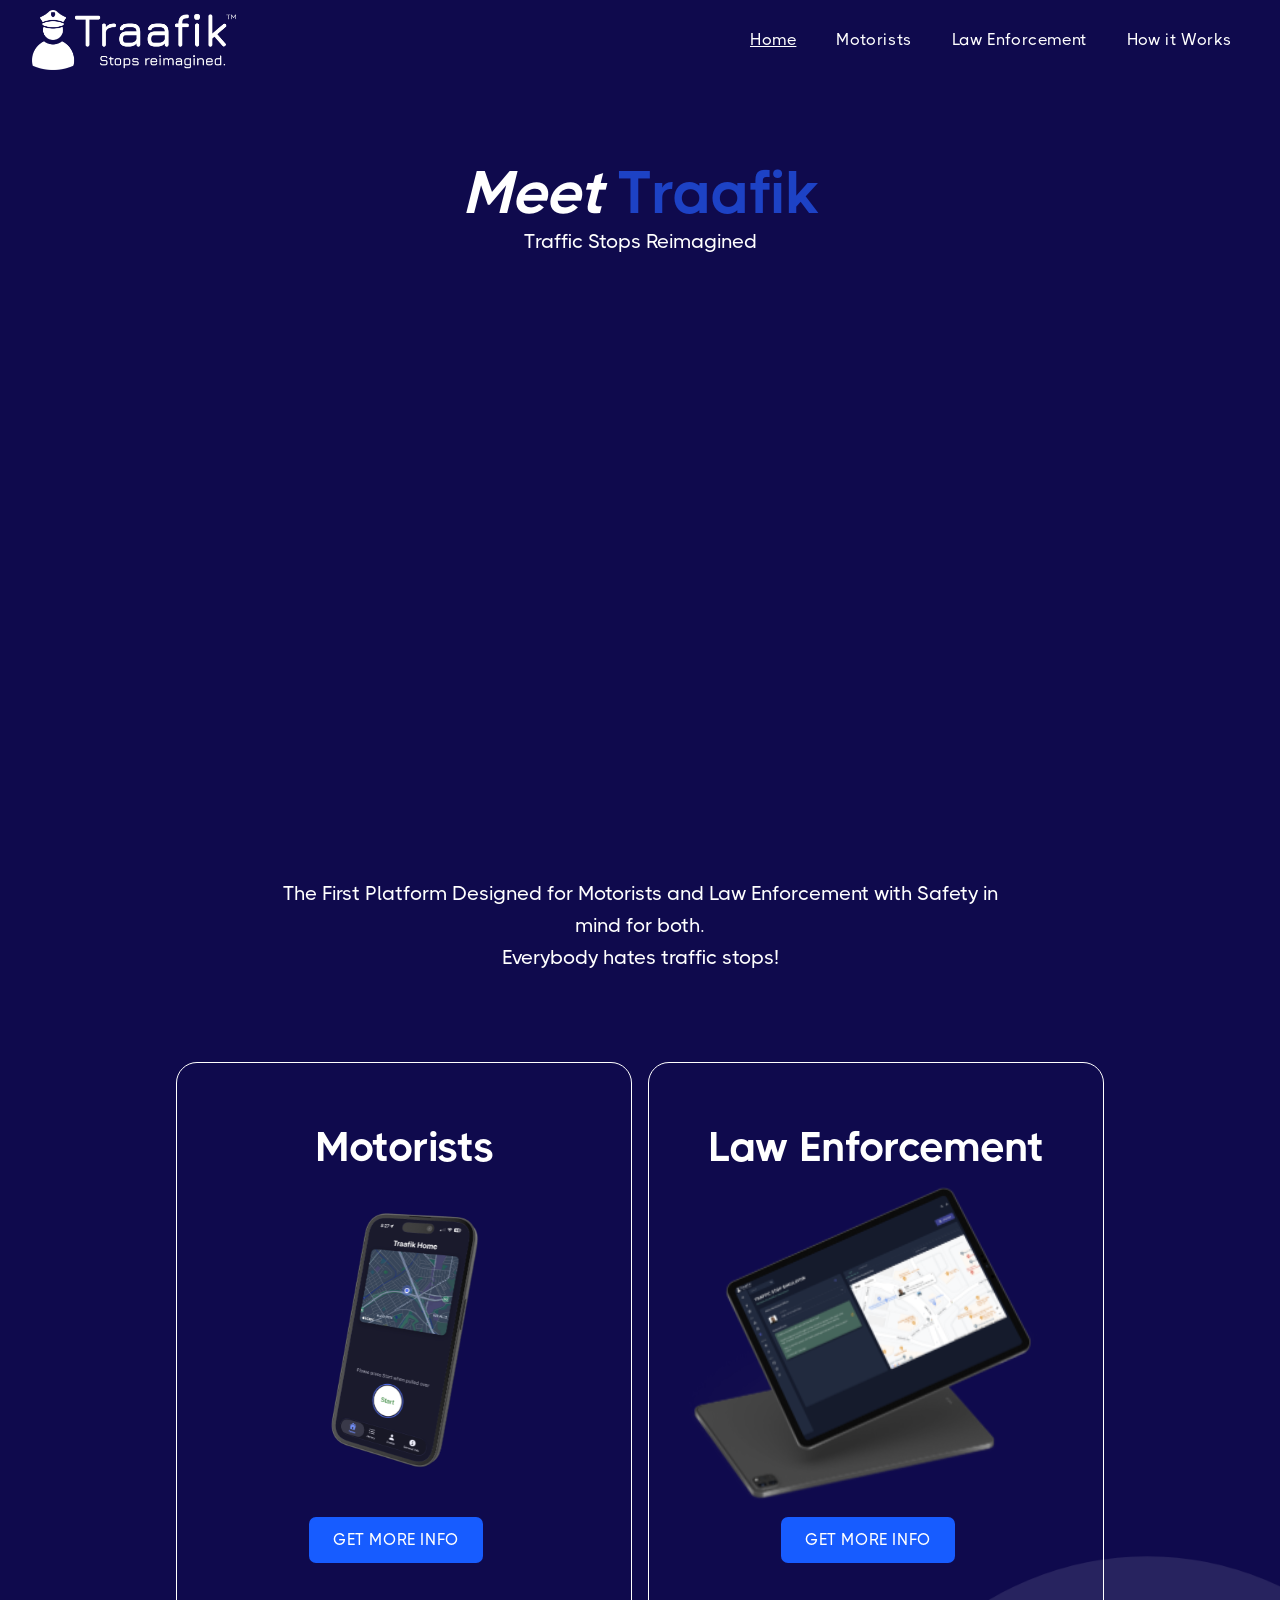
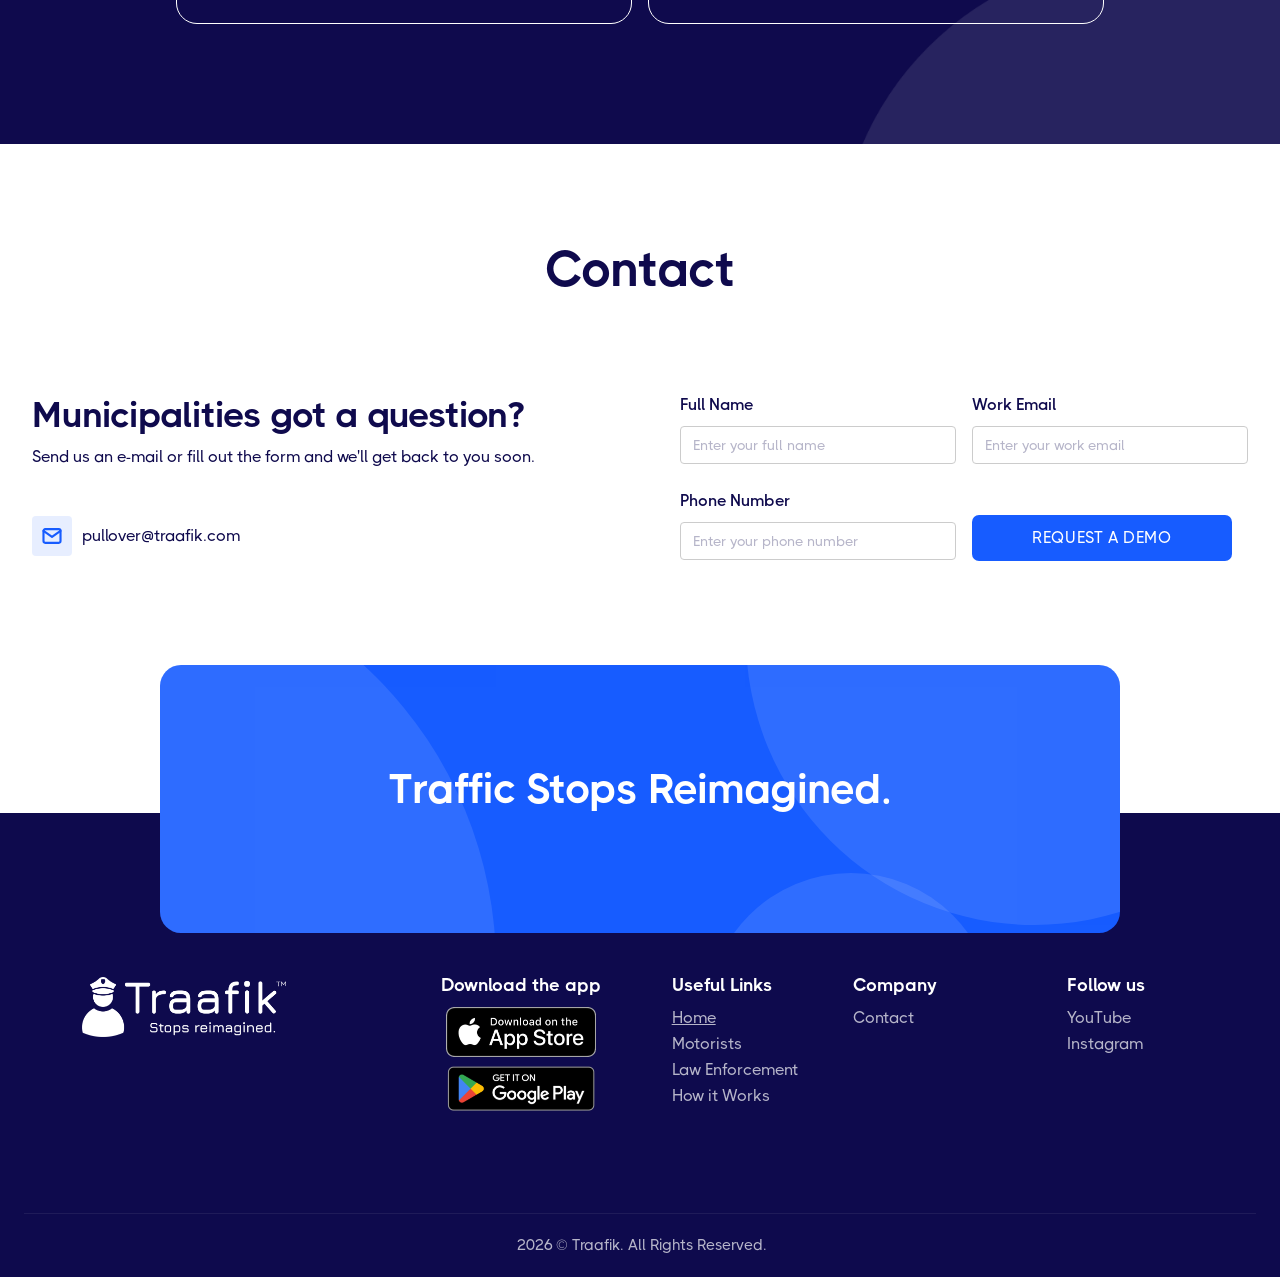
<file: index.html>
<!DOCTYPE html>
<!-- This site was originally created in Webflow. Migrated to static hosting. -->
<html lang="en" data-wf-domain="www.traafik.com" data-wf-page="64134e100f89139486342a30" data-wf-site="64134e0f0f89130362342a2a">
<head>
<meta charset="utf-8"/>
<title>Traafik - Traffic Stops Reimagined</title>
<meta content="Traafik's patented enterprise software represents a game-changing leap forward in technology, with unprecedented digital interaction between Motorists and Law Enforcement." name="description"/>
<meta content="Traafik - Traffic Stops Reimagined" property="og:title"/>
<meta content="Traafik's patented enterprise software represents a game-changing leap forward in technology, with unprecedented digital interaction between Motorists and Law Enforcement." property="og:description"/>
<meta content="images/og-image.png" property="og:image"/>
<meta content="Traafik - Traffic Stops Reimagined" property="twitter:title"/>
<meta content="Traafik's patented enterprise software represents a game-changing leap forward in technology, with unprecedented digital interaction between Motorists and Law Enforcement." property="twitter:description"/>
<meta content="images/og-image.png" property="twitter:image"/>
<meta property="og:type" content="website"/>
<meta content="summary_large_image" name="twitter:card"/>
<meta content="width=device-width, initial-scale=1" name="viewport"/>
<link href="css/traafik.css" rel="stylesheet" type="text/css"/>
<link href="https://fonts.googleapis.com" rel="preconnect"/>
<link href="https://fonts.gstatic.com" rel="preconnect" crossorigin="anonymous"/>
<link href="https://fonts.googleapis.com/css2?family=Manrope:wght@400;500;600;700;800&display=swap" rel="stylesheet"/>
<script src="src/js/head.js" type="text/javascript"></script>
<link href="images/favicon.png" rel="shortcut icon" type="image/x-icon"/>
<link href="images/apple-touch-icon.png" rel="apple-touch-icon"/>

</head>
<body>
<div class="transition">
  <div class="transition-trigger"></div>
  <div class="transition-content">
    <div class="transition-bg">
      <div class="transition-color">
        <div class="transition-color-border"></div>
      </div>
      <div data-is-ix2-target="1" class="transition-lottie" data-w-id="a2f9a8fd-36b3-1751-9949-3bd22e7db32a" data-animation-type="lottie" data-src="[data-uri]" data-loop="0" data-direction="1" data-autoplay="0" data-renderer="svg" data-default-duration="0.7333333333333333" data-duration="0"></div>
    </div>
    <img src="images/logo.svg" loading="lazy" alt="" class="transition-logo-img"/>
  </div>
</div>

<div class="intro-section">
  <div class="container"></div>
  <div class="homehero--content">
    <h1 data-w-id="f5007b76-4ee8-5b5c-ec59-693c385b30f7" class="intro-title">
      <span class="text-span-2">Meet </span><span class="homeherotext__highlight">Traafik</span>
    </h1>
    <p data-w-id="f5007b76-4ee8-5b5c-ec59-693c385b30fb" class="hero--bodycopy">Traffic Stops Reimagined</p>
    <iframe class="how-it-works-video" src="https://www.youtube.com/embed/H5Bxi9L3FVk" title="YouTube video player" frameborder="0" allow="accelerometer; autoplay; clipboard-write; encrypted-media; gyroscope; picture-in-picture; web-share" referrerpolicy="strict-origin-when-cross-origin" allowfullscreen></iframe>
    <p>&nbsp;</p>
    <p data-w-id="b7af3a90-fa7d-0487-5f30-d473e2230e55" class="hero--bodycopy">The First Platform Designed for Motorists and Law Enforcement with Safety in mind for both. <br/>Everybody hates traffic stops!</p>
    <div class="spacer-medium"></div>
    <div data-w-id="f5007b76-4ee8-5b5c-ec59-693c385b30fd" class="div-block-3">
      <a id="w-node-fb9f57f1-f22e-4f52-fbd4-6648e740125e-86342a30" data-w-id="fb9f57f1-f22e-4f52-fbd4-6648e740125e" href="/motorists" class="hero-choose-block w-inline-block">
        <h2 class="white-paragraph">Motorists</h2>
        <img src="images/motorist-phone.png" loading="lazy" style="-webkit-transform:translate3d(0px, 0px, 0px) scale3d(1, 1, 1) rotateX(0deg) rotateY(0deg) rotateZ(0deg) skew(0, 0);-moz-transform:translate3d(0px, 0px, 0px) scale3d(1, 1, 1) rotateX(0deg) rotateY(0deg) rotateZ(0deg) skew(0, 0);-ms-transform:translate3d(0px, 0px, 0px) scale3d(1, 1, 1) rotateX(0deg) rotateY(0deg) rotateZ(0deg) skew(0, 0);transform:translate3d(0px, 0px, 0px) scale3d(1, 1, 1) rotateX(0deg) rotateY(0deg) rotateZ(0deg) skew(0, 0);transform-style:preserve-3d" alt="Motorist-phone" class="intro-image"/>
        <div class="primary-btn">get more info</div>
      </a>
      <a id="w-node-ce9b9fd0-f1c1-c091-6b1d-518488cd41eb-86342a30" data-w-id="ce9b9fd0-f1c1-c091-6b1d-518488cd41eb" href="/law-enforcement" class="hero-choose-block w-inline-block">
        <h2 class="white-paragraph">Law Enforcement</h2>
        <img src="images/ipad-law-enforcement.png" loading="lazy" sizes="(max-width: 1500px) 100vw, 1500px" srcset="images/ipad-law-enforcement-500.png 500w, images/ipad-law-enforcement-800.png 800w, images/ipad-law-enforcement-1080.png 1080w, images/ipad-law-enforcement.png 1500w" alt="law enforcement phone" class="intro-image tablet"/>
        <div class="primary-btn">get more info</div>
      </a>
    </div>
  </div>
</div>

<section id="contact" class="section contact">
  <div class="container contact">
    <div class="contact-header">
      <h2 data-w-id="4a5523b7-ccda-980e-d5a6-3276ac0fbd03" class="section-title law-e">Contact</h2>
    </div>
    <div data-w-id="9cc22be3-de29-5c7e-322a-e5e306712878" class="contact-grid">
      <div>
        <h2 class="contact-title">Municipalities got a question?</h2>
        <p class="contact-paragraph">Send us an e-mail or fill out the form and we&#x27;ll get back to you soon.</p>
        <div class="contact-block center">
          <div class="contact-icon">
            <img src="images/mail.svg" loading="lazy" alt="" class="additional-feature-icon-img"/>
          </div>
          <a href="mailto:pullover@traafik.com" class="contact-info-text"> pullover@traafik.com</a>
        </div>
      </div>
      <div id="w-node-_61d79d02-6f32-3ac1-3a64-2d6d34427012-86342a30" class="w-form">
        <form id="wf-form-home-page-form" name="wf-form-home-page-form" data-name="home page form" method="get" class="form-contact" data-wf-page-id="64134e100f89139486342a30" data-wf-element-id="61d79d02-6f32-3ac1-3a64-2d6d34427013">
          <div class="form-contact_wrapper">
            <label for="FNAME-2">Full Name</label>
            <input class="text-field w-input" maxlength="256" name="FNAME" data-name="FNAME" placeholder="Enter your full name" type="text" id="FNAME-2"/>
          </div>
          <div id="w-node-bc5d9573-4eb1-8946-773c-79649adff0b7-86342a30" class="form-contact_wrapper">
            <label for="EMAIL-5">Work Email</label>
            <input class="text-field w-input" maxlength="256" name="EMAIL" data-name="EMAIL" placeholder="Enter your work email" type="email" id="EMAIL-5" required=""/>
          </div>
          <div id="w-node-_59d9dc21-6a17-1567-04de-d4ed3b7bb296-86342a30" class="form-contact_wrapper">
            <label for="PHONE-2">Phone Number</label>
            <input class="text-field w-input" maxlength="256" name="PHONE" data-name="PHONE" placeholder="Enter your phone number" type="tel" id="PHONE-2"/>
          </div>
          <input type="submit" data-wait="Please wait..." class="primary-btn form w-button" value="request a demo"/>
        </form>
        <div class="success-message w-form-done">
          <div>Thank you! Your submission has been received!</div>
        </div>
        <div class="error-message w-form-fail">
          <div>Oops! Something went wrong while submitting the form.</div>
        </div>
      </div>
    </div>
    <div class="section-flex-wrap center features flip-position"></div>
  </div>
</section>

<div id="about" class="section law-e hide">
  <div class="container-center">
    <div class="section-flex-wrap center features flip-position">
      <div class="div-block">
        <h2 data-w-id="b089c0ad-84e7-44ff-15fe-9d6a41e93f09" class="section-title law-e">About <span class="blue">Traafik</span></h2>
        <p data-w-id="b089c0ad-84e7-44ff-15fe-9d6a41e93f0d" class="section-paragraph _60ch">We are a team dedicated to re-shaping the future of traffic stops. <br/>Technology that helps both Motorists and Law Enforcement.<br/></p>
      </div>
    </div>
  </div>
  <div class="div-block-2"></div>
</div>


<div class="footer-cta-wrap">
  <div class="cta-container">
    <div class="spacer-medium"></div>
    <div class="footer-cta-itle">Traffic Stops Reimagined.<br/></div>
    <div class="white-paragraph hide">This is some text inside of a div block.</div>
    <div class="spacer-medium"></div>
  </div>
  <img src="images/circle-shape.svg" loading="eager" alt="" class="cta-circle left"/>
  <img src="images/circle-shape.svg" loading="eager" alt="" class="cta-circle right-bottom"/>
  <img src="images/circle-shape.svg" loading="eager" alt="" class="cta-circle right-top"/>
</div>


<footer class="footer">
  <div class="container footer-block">
    <div class="footer-section">
      <div id="w-node-bfcd3090-71c1-393f-9445-4fa187a42bc6-8d2101f2" class="footer-col first">
        <div class="brand-block-footer">
          <a href="/" aria-current="page" class="brand footer-logo w-inline-block w--current">
            <img src="images/brandmark-design.png" sizes="(max-width: 2032px) 100vw, 2032px" srcset="images/brandmark-design-500.png 500w, images/brandmark-design-800.png 800w, images/brandmark-design-1080.png 1080w, images/brandmark-design-1600.png 1600w, images/brandmark-design.png 2032w" alt="" class="logo"/>
          </a>
        </div>
      </div>
      <div id="w-node-_4c817d60-0c3a-be2a-9da0-1a0bedd089c4-8d2101f2" class="footer-col flex-vertical">
        <center>
        <div class="footer-title">Download the app</div>
        <div>
        <a href="https://apps.apple.com/us/app/traafik-app/id6758915184"><img width="150" src="images/apple_appstore.png" alt="Download on the Apple App Store" class="margin-bottom"/></a>
        </div>
        <div style="margin: 0.5em 0 0 0;">
        <a href="https://play.google.com/store/apps/details?id=com.traafik.app"><img width="150" src="images/google_playstore.png" alt="Download on the Android Play Store" class="margin-bottom"/></a>
        </div>
        </center>
      </div>
      <div id="w-node-_2243fa56-e108-f17a-1f3c-87eba86c89b7-8d2101f2" class="footer-col flex-vertical">
        <div class="footer-title">Useful Links</div>
        <a href="/" aria-current="page" class="copyright-link muted margin-bottom w--current">Home</a>
        <a href="/motorists/" class="copyright-link muted margin-bottom">Motorists</a>
        <a href="/law-enforcement/" class="copyright-link muted margin-bottom">Law Enforcement</a>
        <a href="/how-it-works/" class="copyright-link muted margin-bottom">How it Works</a>
      </div>
      <address id="w-node-fe42ffee-5a39-d248-8ef1-d09381361e41-8d2101f2" class="footer-col flex-vertical">
        <div class="footer-title">Company</div>
        <a href="/template-files/about-us" class="copyright-link muted margin-bottom hide">About Us</a>
        <a href="/#contact" class="copyright-link muted margin-bottom">Contact</a>
      </address>
      <address id="w-node-_9f477b3c-bb25-0563-08b2-b0c1d2d87120-8d2101f2" class="footer-col flex-vertical">
        <div class="footer-title">Follow us</div>
        <a href="https://youtube.com/@Traafik" target="_blank" rel="noopener noreferrer" class="copyright-link muted margin-bottom">YouTube</a>
        <a href="https://www.instagram.com/traafikdotcom" target="_blank" rel="noopener noreferrer" class="copyright-link muted margin-bottom">Instagram</a>
      </address>
    </div>
    <div class="bottom-footer">
      <div class="copywrite">
        <span class="footer-link-year"></span>&copy; Traafik. All Rights Reserved.
      </div>
    </div>
  </div>
  <div class="footer-bg 1"></div>
</footer>

<div data-collapse="medium" data-animation="over-right" data-duration="600" data-easing="ease-out-quint" data-easing2="ease-out-quint" role="banner" class="nav-bar w-nav">
  <div class="container navbar">
    <div class="logo-wrapper">
      <a href="/" aria-current="page" class="brand w-nav-brand w--current">
        <img src="images/brandmark-design.png" sizes="(max-width: 479px) 98vw, (max-width: 767px) 99vw, (max-width: 2032px) 100vw, 2032px" srcset="images/brandmark-design-500.png 500w, images/brandmark-design-800.png 800w, images/brandmark-design-1080.png 1080w, images/brandmark-design-1600.png 1600w, images/brandmark-design.png 2032w" alt="" class="logo"/>
      </a>
    </div>
    <nav role="navigation" class="nav-menu w-nav-menu">
      <a href="/" aria-current="page" class="nav-link-wrap w-inline-block w--current"><div>Home</div></a>
      <a href="/motorists/" class="nav-link-wrap w-inline-block"><div>Motorists</div></a>
      <a href="/law-enforcement/" class="nav-link-wrap w-inline-block"><div>Law Enforcement</div></a>
      <a href="/how-it-works/" class="nav-link-wrap w-inline-block"><div>How it Works</div></a>
    </nav>
    <div class="menu-button w-nav-button">
      <div class="menu-line top"></div>
      <div class="menu-line bottom"></div>
    </div>
  </div>
</div>

<script type="module" src="src/js/main.js"></script>

</body>
</html>
</file>
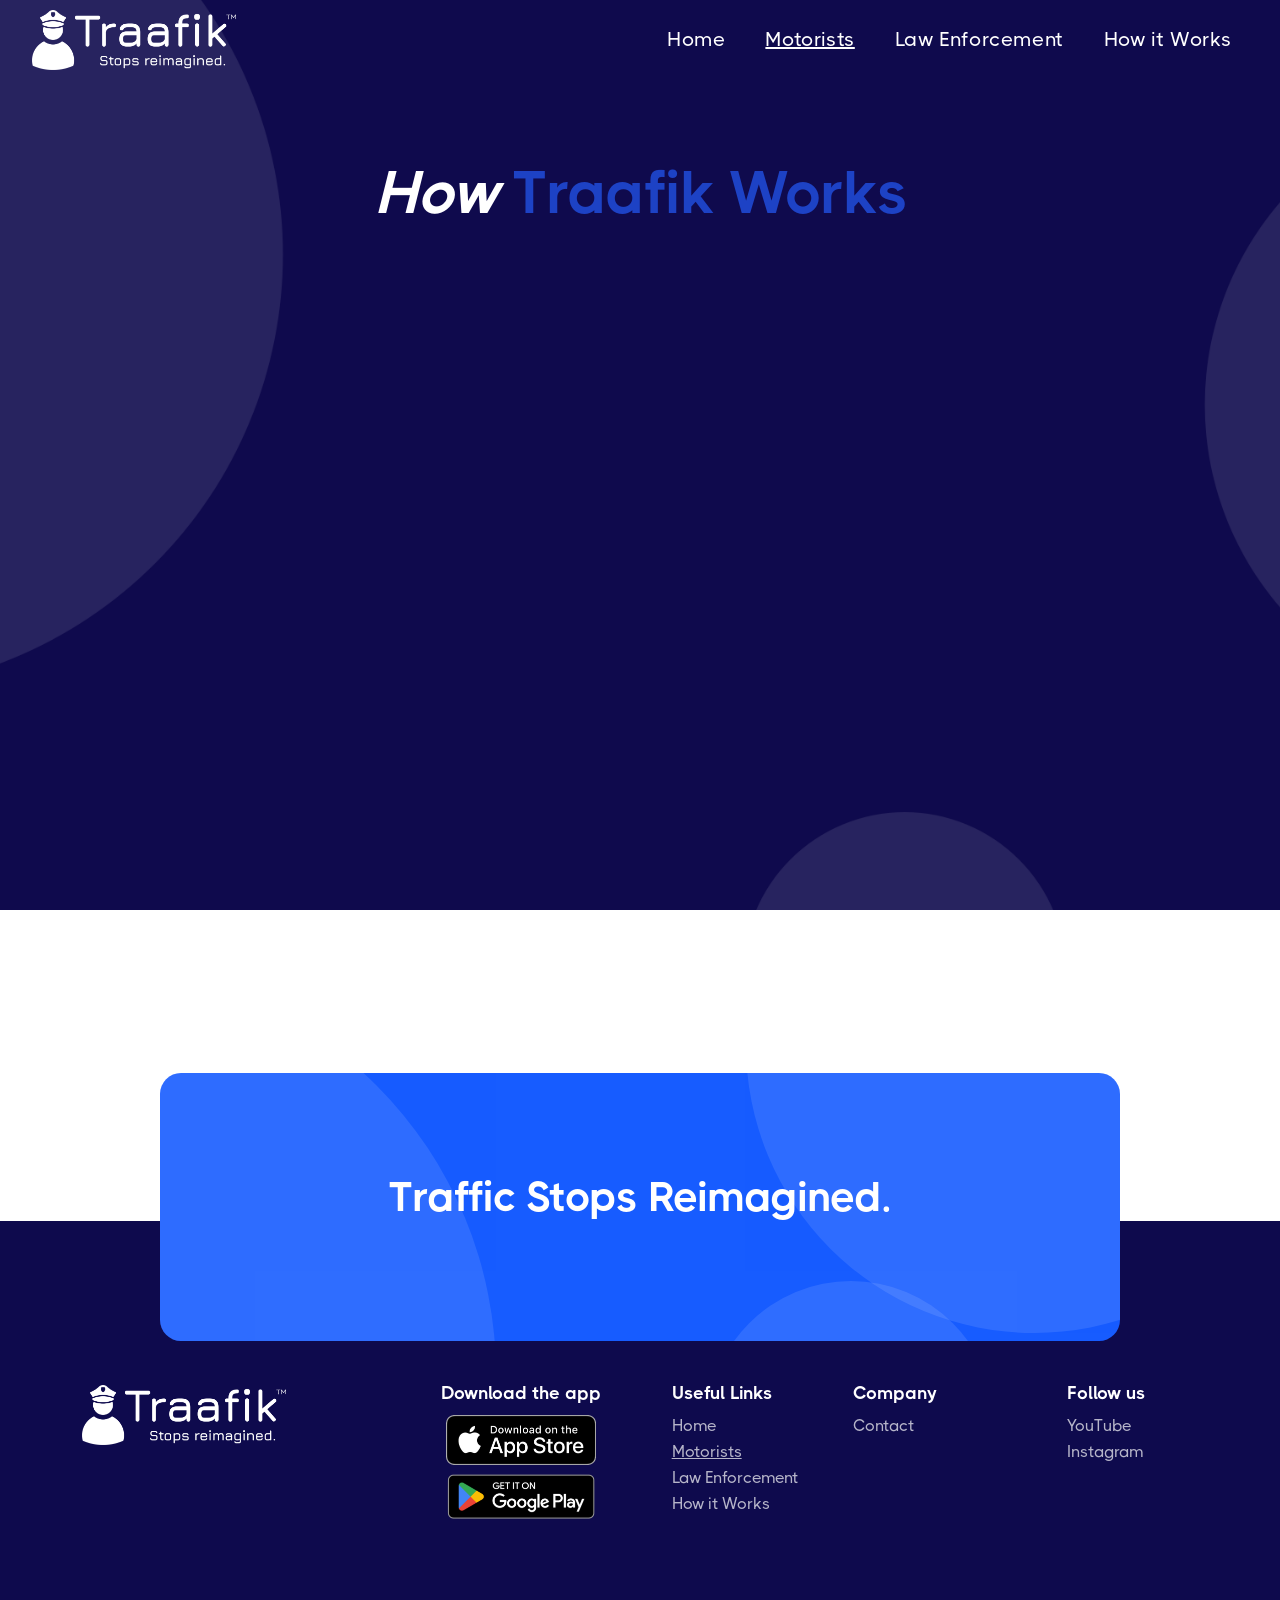
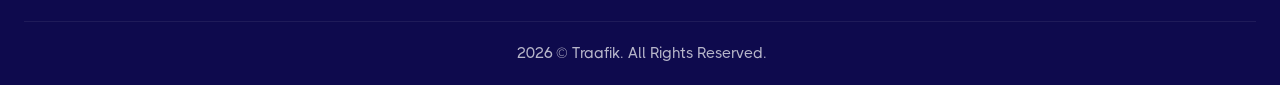
<file: how-it-works/index.html>
<!DOCTYPE html>
<html lang="en" data-wf-domain="www.traafik.com" data-wf-page="64134e100f89131524342a63" data-wf-site="64134e0f0f89130362342a2a">
<head>
<meta charset="utf-8"/>
<title>Traafik - Motorist</title>
<meta content="Police agencies need a better approach to ensuring the safety of citizens during routine traffic stops. Digital interaction." name="description"/>
<meta content="Traafik - Motorist" property="og:title"/>
<meta content="Police agencies need a better approach to ensuring the safety of citizens during routine traffic stops. Digital interaction." property="og:description"/>
<meta content="../images/og-image.png" property="og:image"/>
<meta content="Traafik - Motorist" property="twitter:title"/>
<meta content="Police agencies need a better approach to ensuring the safety of citizens during routine traffic stops. Digital interaction." property="twitter:description"/>
<meta content="../images/og-image.png" property="twitter:image"/>
<meta property="og:type" content="website"/>
<meta content="summary_large_image" name="twitter:card"/>
<meta content="width=device-width, initial-scale=1" name="viewport"/>
<link href="../css/traafik.css" rel="stylesheet" type="text/css"/>
<link href="https://fonts.googleapis.com" rel="preconnect"/>
<link href="https://fonts.gstatic.com" rel="preconnect" crossorigin="anonymous"/>
<link href="https://fonts.googleapis.com/css2?family=Manrope:wght@400;500;600;700;800&display=swap" rel="stylesheet"/>
<script src="../src/js/head.js" type="text/javascript"></script>
<link href="../images/favicon.png" rel="shortcut icon" type="image/x-icon"/>
<link href="../images/apple-touch-icon.png" rel="apple-touch-icon"/>
</head>
<body class="how-it-works-page">
<div class="transition">
  <div class="transition-trigger"></div>
  <div class="transition-content">
    <div class="transition-bg">
      <div class="transition-color">
        <div class="transition-color-border"></div>
      </div>
      <div data-is-ix2-target="1" class="transition-lottie" data-w-id="a2f9a8fd-36b3-1751-9949-3bd22e7db32a" data-animation-type="lottie" data-src="[data-uri]" data-loop="0" data-direction="1" data-autoplay="0" data-renderer="svg" data-default-duration="0.7333333333333333" data-duration="0"></div>
    </div>
    <img src="../images/logo.svg" loading="lazy" alt="" class="transition-logo-img"/>
  </div>
</div>


<div class="page-wrapper">
<div data-collapse="medium" data-animation="over-right" data-duration="600" data-easing="ease-out-quint" data-easing2="ease-out-quint" role="banner" class="nav-bar w-nav">
  <div class="container navbar">
    <div class="logo-wrapper">
      <a href="/" class="brand w-nav-brand">
        <img src="../images/brandmark-design.png" sizes="(max-width: 479px) 98vw, (max-width: 767px) 99vw, (max-width: 2032px) 100vw, 2032px" srcset="../images/brandmark-design-500.png 500w, ../images/brandmark-design-800.png 800w, ../images/brandmark-design-1080.png 1080w, ../images/brandmark-design-1600.png 1600w, ../images/brandmark-design.png 2032w" alt="" class="logo"/>
      </a>
    </div>
    <nav role="navigation" class="nav-menu w-nav-menu">
      <a href="/" class="nav-link-wrap w-inline-block"><div>Home</div></a>
      <a href="/motorists" aria-current="page" class="nav-link-wrap w-inline-block w--current"><div>Motorists</div></a>
      <a href="/law-enforcement" class="nav-link-wrap w-inline-block"><div>Law Enforcement</div></a>
      <a href="https://www.youtube.com/watch?v=sN7vIFU9gdo" class="nav-link-wrap w-inline-block"><div>How it Works</div></a>
    </nav>
    <div class="menu-button w-nav-button">
      <div class="menu-line top"></div>
      <div class="menu-line bottom"></div>
    </div>
  </div>
</div>

<div class="intro-section">
  <div class="container"></div>
  <div class="homehero--content">
    <h1 data-w-id="f5007b76-4ee8-5b5c-ec59-693c385b30f7" class="intro-title">
      <span class="text-span-2">How </span><span class="homeherotext__highlight">Traafik Works</span>
    </h1>
      <iframe class="how-it-works-video" src="https://www.youtube.com/embed/sN7vIFU9gdo" title="YouTube video player" frameborder="0" allow="accelerometer; autoplay; clipboard-write; encrypted-media; gyroscope; picture-in-picture; web-share" referrerpolicy="strict-origin-when-cross-origin" allowfullscreen></iframe>
    </div>
    </div>
  </div>


  <div class="section law-e">
    <div class="container">
      <div class="full-width-video-wrap">
      </div>
    </div>
  </div>

  
<div class="footer-cta-wrap">
  <div class="cta-container">
    <div class="spacer-medium"></div>
    <div class="footer-cta-itle">Traffic Stops Reimagined.<br/></div>
    <div class="white-paragraph hide">This is some text inside of a div block.</div>
    <div class="spacer-medium"></div>
  </div>
  <img src="../images/circle-shape.svg" loading="eager" alt="" class="cta-circle left"/>
  <img src="../images/circle-shape.svg" loading="eager" alt="" class="cta-circle right-bottom"/>
  <img src="../images/circle-shape.svg" loading="eager" alt="" class="cta-circle right-top"/>
</div>


<footer class="footer">
  <div class="container footer-block">
    <div class="footer-section">
      <div id="w-node-bfcd3090-71c1-393f-9445-4fa187a42bc6-8d2101f2" class="footer-col first">
        <div class="brand-block-footer">
          <a href="/" class="brand footer-logo w-inline-block">
            <img src="../images/brandmark-design.png" sizes="(max-width: 2032px) 100vw, 2032px" srcset="../images/brandmark-design-500.png 500w, ../images/brandmark-design-800.png 800w, ../images/brandmark-design-1080.png 1080w, ../images/brandmark-design-1600.png 1600w, ../images/brandmark-design.png 2032w" alt="" class="logo"/>
          </a>
        </div>
      </div>
      <div id="w-node-_4c817d60-0c3a-be2a-9da0-1a0bedd089c4-8d2101f2" class="footer-col flex-vertical">
        <center>
        <div class="footer-title">Download the app</div>
        <div>
        <a href="https://apps.apple.com/us/app/traafik-app/id6758915184"><img width="150" src="../images/apple_appstore.png" alt="Download on the Apple App Store" class="margin-bottom"/></a>
        </div>
        <div style="margin: 0.5em 0 0 0;">
        <a href="https://play.google.com/store/apps/details?id=com.traafik.app"><img width="150" src="../images/google_playstore.png" alt="Download on the Android Play Store" class="margin-bottom"/></a>
        </div>
        </center>
      </div>
      <div id="w-node-_2243fa56-e108-f17a-1f3c-87eba86c89b7-8d2101f2" class="footer-col flex-vertical">
        <div class="footer-title">Useful Links</div>
        <a href="/" class="copyright-link muted margin-bottom">Home</a>
        <a href="/motorists" aria-current="page" class="copyright-link muted margin-bottom w--current">Motorists</a>
        <a href="/law-enforcement" class="copyright-link muted margin-bottom">Law Enforcement</a>
        <a href="https://www.youtube.com/watch?v=sN7vIFU9gdo" class="copyright-link muted margin-bottom">How it Works</a>
      </div>
      <address id="w-node-fe42ffee-5a39-d248-8ef1-d09381361e41-8d2101f2" class="footer-col flex-vertical">
        <div class="footer-title">Company</div>
        <a href="/template-files/about-us" class="copyright-link muted margin-bottom hide">About Us</a>
        <a href="/#contact" class="copyright-link muted margin-bottom">Contact</a>
      </address>
      <address id="w-node-_9f477b3c-bb25-0563-08b2-b0c1d2d87120-8d2101f2" class="footer-col flex-vertical">
        <div class="footer-title">Follow us</div>
        <a href="https://youtube.com/@Traafik" target="_blank" rel="noopener noreferrer" class="copyright-link muted margin-bottom">YouTube</a>
        <a href="https://www.instagram.com/traafikdotcom" target="_blank" rel="noopener noreferrer" class="copyright-link muted margin-bottom">Instagram</a>
      </address>
    </div>
    <div class="bottom-footer">
      <div class="copywrite">
        <span class="footer-link-year"></span>&copy; Traafik. All Rights Reserved.
      </div>
    </div>
  </div>
  <div class="footer-bg 1"></div>
</footer>

</div>
<script type="module" src="../src/js/main.js"></script>

</body>
</html>
</file>
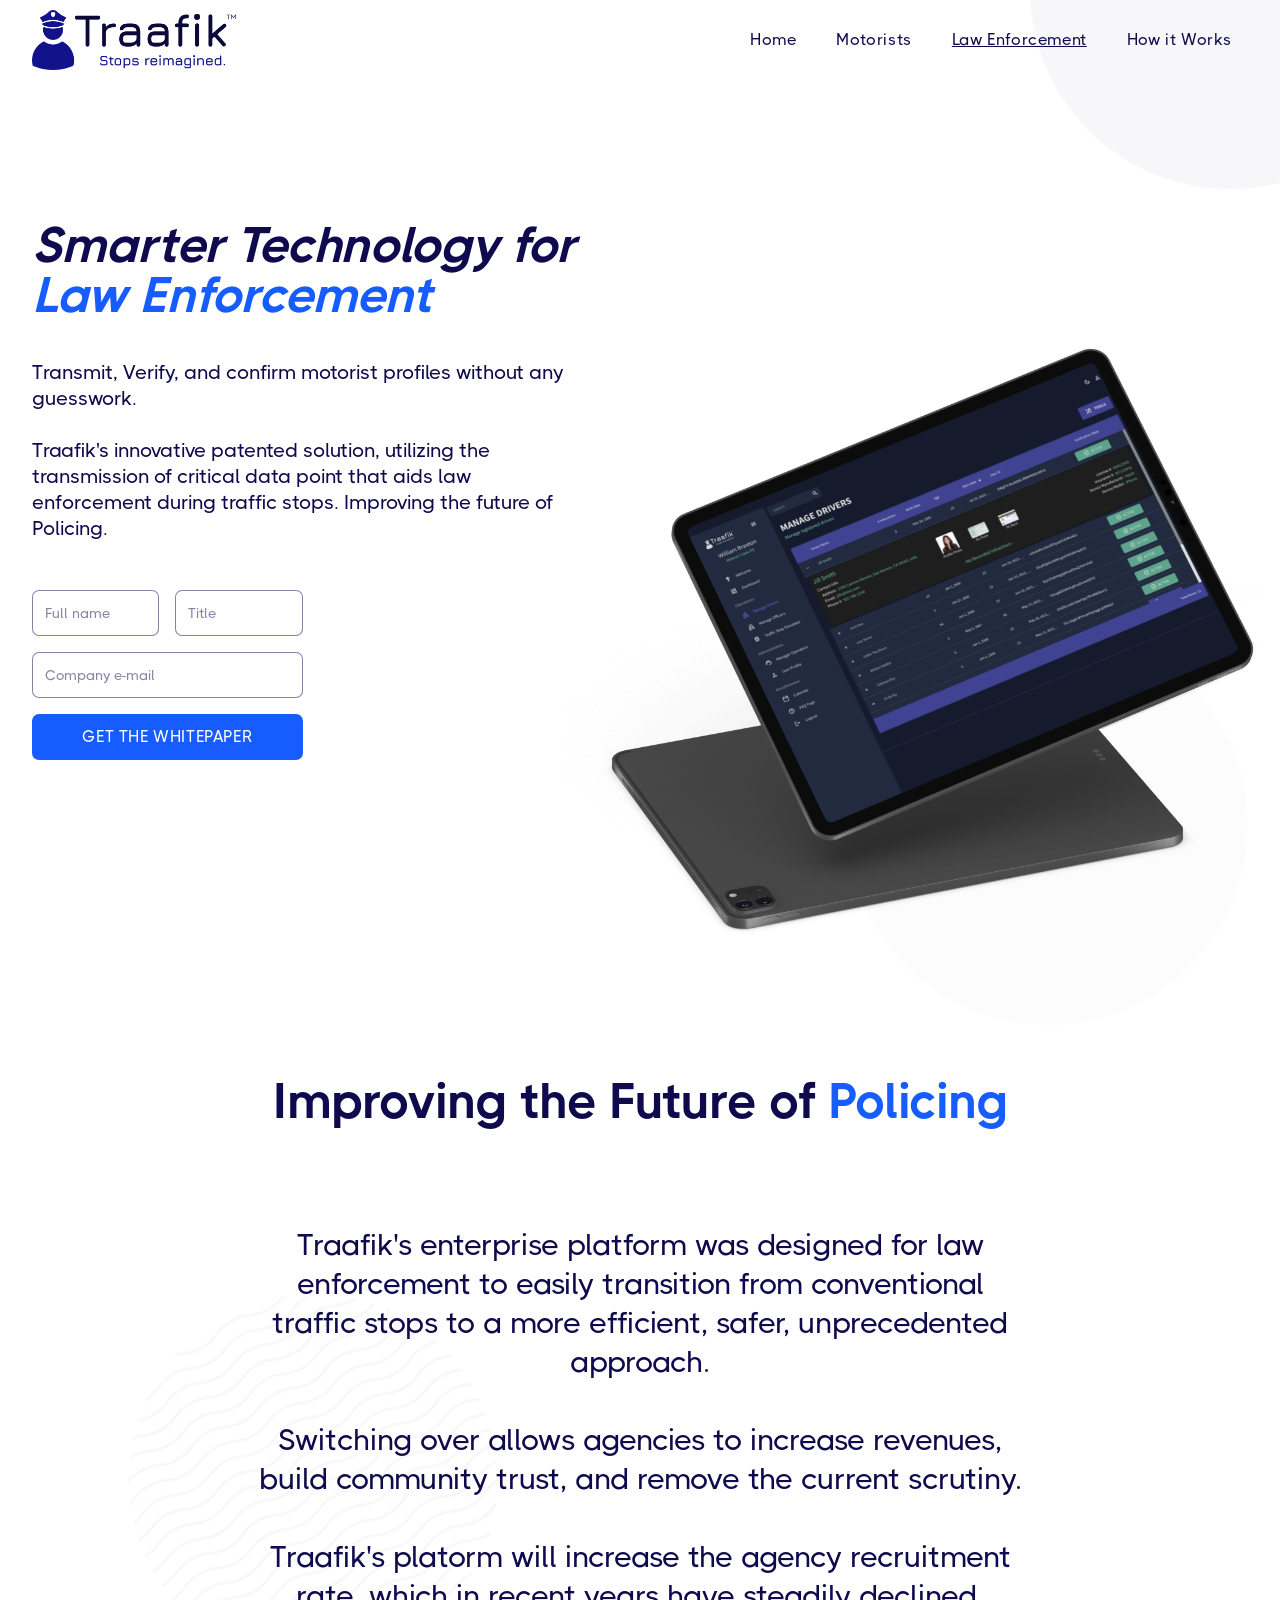
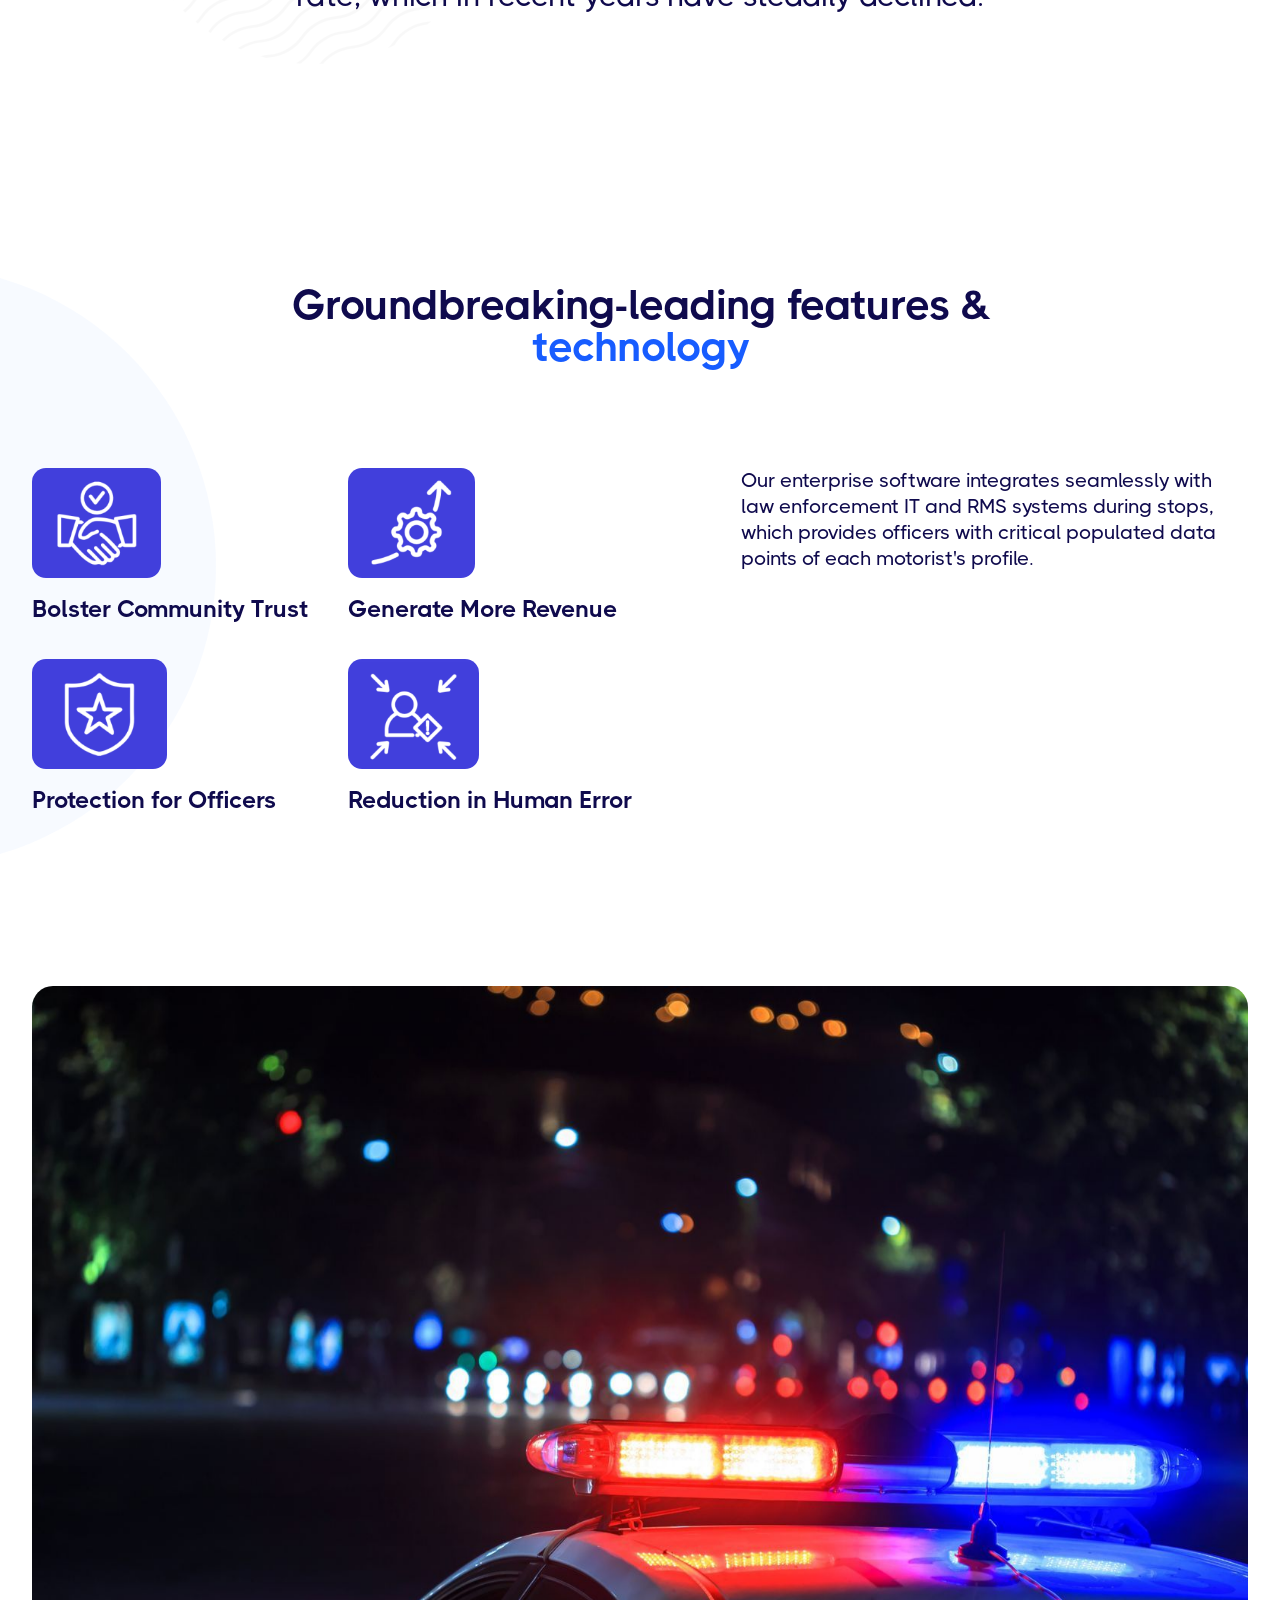
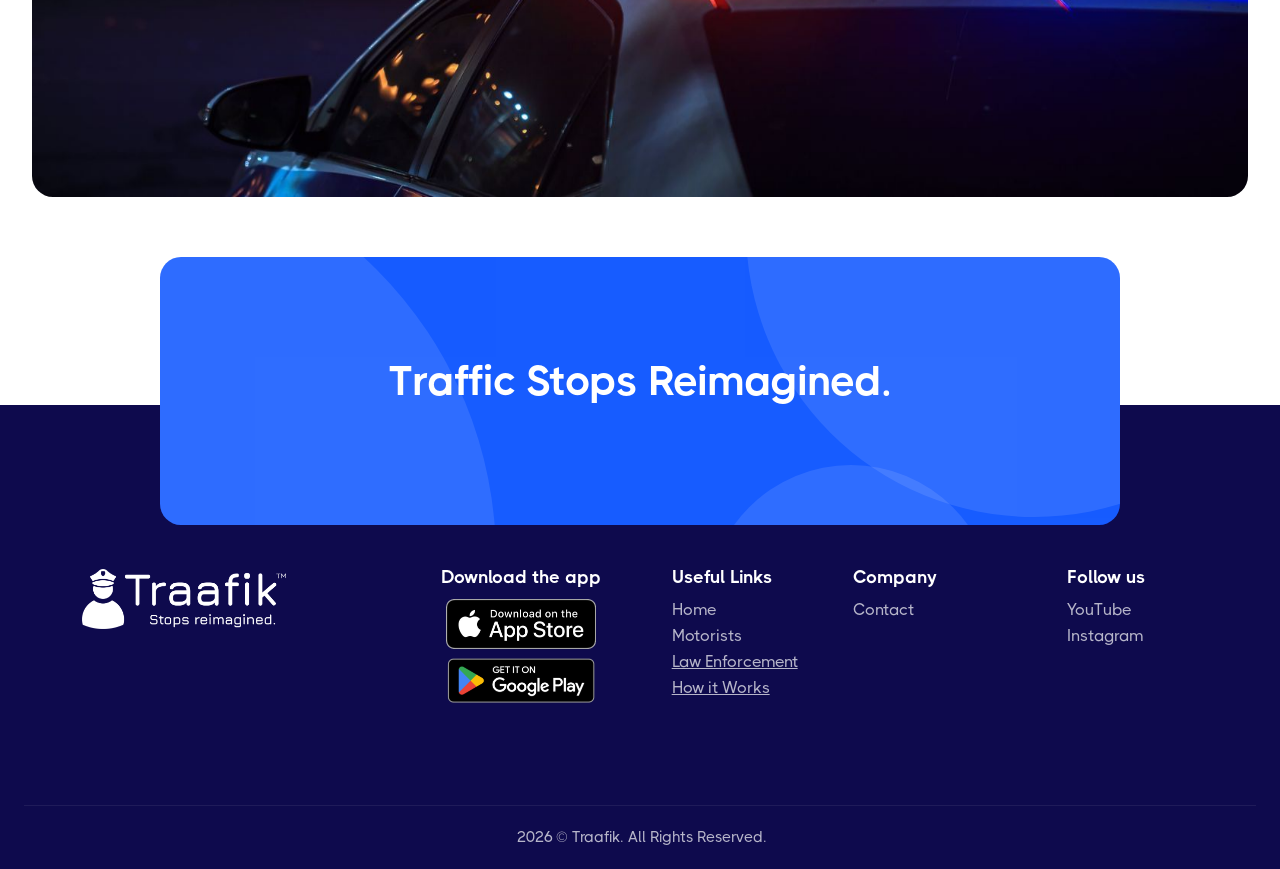
<file: law-enforcement/index.html>
<!DOCTYPE html>
<html lang="en" data-wf-domain="www.traafik.com" data-wf-page="64134e100f89139727342a61" data-wf-site="64134e0f0f89130362342a2a">
<head>
<meta charset="utf-8"/>
<title>Traafik - Law Enforcement</title>
<meta content="Smarter Technology for Law Enforcement" name="description"/>
<meta content="Traafik - Law Enforcement" property="og:title"/>
<meta content="Smarter Technology for Law Enforcement" property="og:description"/>
<meta content="../images/og-image.png" property="og:image"/>
<meta content="Traafik - Law Enforcement" property="twitter:title"/>
<meta content="Smarter Technology for Law Enforcement" property="twitter:description"/>
<meta content="../images/og-image.png" property="twitter:image"/>
<meta property="og:type" content="website"/>
<meta content="summary_large_image" name="twitter:card"/>
<meta content="width=device-width, initial-scale=1" name="viewport"/>
<link href="../css/traafik.css" rel="stylesheet" type="text/css"/>
<link href="../css/traafik_law.css" rel="stylesheet" type="text/css"/>
<link href="https://fonts.googleapis.com" rel="preconnect"/>
<link href="https://fonts.gstatic.com" rel="preconnect" crossorigin="anonymous"/>
<link href="https://fonts.googleapis.com/css2?family=Manrope:wght@400;500;600;700;800&display=swap" rel="stylesheet"/>
<script src="../src/js/head.js" type="text/javascript"></script>
<link href="../images/favicon.png" rel="shortcut icon" type="image/x-icon"/>
<link href="../images/apple-touch-icon.png" rel="apple-touch-icon"/>

</head>
<body>
<div class="transition">
  <div class="transition-trigger"></div>
  <div class="transition-content">
    <div class="transition-bg">
      <div class="transition-color">
        <div class="transition-color-border"></div>
      </div>
      <div data-is-ix2-target="1" class="transition-lottie" data-w-id="a2f9a8fd-36b3-1751-9949-3bd22e7db32a" data-animation-type="lottie" data-src="[data-uri]" data-loop="0" data-direction="1" data-autoplay="0" data-renderer="svg" data-default-duration="0.7333333333333333" data-duration="0"></div>
    </div>
    <img src="../images/logo.svg" loading="lazy" alt="" class="transition-logo-img"/>
  </div>
</div>


<div class="page-wrapper">
<div data-collapse="medium" data-animation="over-right" data-duration="600" data-easing="ease-out-quint" data-easing2="ease-out-quint" role="banner" class="nav-bar white w-nav">
  <div class="container navbar">
    <div class="logo-wrapper">
      <a href="/" class="brand w-nav-brand">
        <img src="../images/brandmark-design-blue.png" sizes="(max-width: 479px) 98vw, (max-width: 767px) 99vw, (max-width: 2032px) 100vw, 2032px" srcset="../images/brandmark-design-blue-500.png 500w, ../images/brandmark-design-blue-800.png 800w, ../images/brandmark-design-blue-1080.png 1080w, ../images/brandmark-design-blue-1600.png 1600w, ../images/brandmark-design-blue-2000.png 2000w, ../images/brandmark-design-blue.png 2032w" alt="" class="logo"/>
      </a>
      <nav role="navigation" class="nav-menu white w-nav-menu">
        <a href="/" class="nav-link-wrap dark w-inline-block"><div>Home</div></a>
        <a href="/motorists/" class="nav-link-wrap dark w-inline-block"><div>Motorists</div></a>
        <a href="/law-enforcement/" aria-current="page" class="nav-link-wrap dark w-inline-block w--current"><div>Law Enforcement</div></a>
        <a href="/how-it-works/" class="nav-link-wrap dark w-inline-block"><div>How it Works</div></a>
      </nav>
    </div>
    <div class="menu-button w-nav-button">
      <div class="menu-line top dark"></div>
      <div class="menu-line bottom dark"></div>
    </div>
  </div>
</div>

<div class="section-law-e">
    <div class="container">
      <div class="hero-section-v1">
        <div id="w-node-e5362681-ad1a-d161-8223-80016d836f86-6d836f83" class="hero-left">
          <h1 data-w-id="e5362681-ad1a-d161-8223-80016d836f87" class="hero-title law-e"><em>Smarter Technology for </em><span class="blue"><em>Law Enforcement</em></span></h1>
          <p data-w-id="e5362681-ad1a-d161-8223-80016d836f89" class="hero-text">Transmit, Verify, and confirm motorist profiles without any guesswork.<br/> <br/>Traafik's innovative patented solution, utilizing the transmission of critical data point that aids law enforcement during traffic stops. Improving the future of Policing.</p>
          <div data-w-id="113e0c65-3330-c114-b27b-b2b4233c17a4" class="trail-form w-form">
            <form id="wf-form-Law-enforcement-subscription" name="wf-form-Law-enforcement-subscription" data-name="Law enforcement subscription" method="get" class="form-contact">
              <div class="text-field-flex">
                <input class="text-field inline dark w-input" maxlength="256" name="FNAME" data-name="FNAME" placeholder="Full name " type="text" id="FNAME" required=""/>
                <input class="text-field inline dark w-input" maxlength="256" name="TITLE" data-name="TITLE" placeholder="Title" type="text" id="TITLE-2" required=""/>
                <input class="text-field inline dark w-node-_113e0c65-3330-c114-b27b-b2b4233c17a9-6d836f83 w-input" maxlength="256" name="EMAIL" data-name="EMAIL" placeholder="Company e-mail " type="email" id="EMAIL" required=""/>
                <input type="submit" data-wait="Please wait..." id="w-node-_113e0c65-3330-c114-b27b-b2b4233c17ab-6d836f83" class="primary-btn no-margin-top no-margin-right w-button" value="Get the whitepaper"/>
              </div>
            </form>
            <div class="success-message w-form-done"><div>Thank you! Your submission has been received!</div></div>
            <div class="error-message w-form-fail"><div>Oops! Something went wrong while submitting the form.</div></div>
          </div>
        </div>
        <img src="../images/tablet-shadow.png" loading="eager" id="w-node-e5362681-ad1a-d161-8223-80016d836f8e-6d836f83" sizes="(max-width: 574px) 100vw, 574px" alt="" srcset="../images/tablet-shadow-500.png 500w, ../images/tablet-shadow.png 574w" class="hero-right law hide"/>
        <div data-delay="1500" data-animation="fade" class="slider w-slider" data-autoplay="true" data-easing="ease" data-hide-arrows="false" data-disable-swipe="true" data-w-id="89c40842-3a29-11bb-e3bf-c96e80e361fb" data-autoplay-limit="0" data-nav-spacing="3" data-duration="600" data-infinite="true">
          <div class="mask w-slider-mask">
            <div class="slide-2 w-slide"><img src="../images/ipad-law-enforcement.png" loading="lazy" sizes="(max-width: 1500px) 100vw, 1500px" srcset="../images/ipad-law-enforcement-500.png 500w, ../images/ipad-law-enforcement-800.png 800w, ../images/ipad-law-enforcement-1080.png 1080w, ../images/ipad-law-enforcement.png 1500w" alt="" class="image-7 tablet"/></div>
            <div class="slide-2 w-slide"><img src="../images/ipad-law-enforcement-2.png" loading="lazy" sizes="(max-width: 1500px) 100vw, 1500px" srcset="../images/ipad-law-enforcement-2-500.png 500w, ../images/ipad-law-enforcement-2-800.png 800w, ../images/ipad-law-enforcement-2-1080.png 1080w, ../images/ipad-law-enforcement-2.png 1500w" alt="" class="image-7 tablet"/></div>
            <div class="slide-2 w-slide"><img src="../images/ipad-law-enforcement-3.png" loading="lazy" sizes="(max-width: 1500px) 100vw, 1500px" srcset="../images/ipad-law-enforcement-3-500.png 500w, ../images/ipad-law-enforcement-3-800.png 800w, ../images/ipad-law-enforcement-3-1080.png 1080w, ../images/ipad-law-enforcement-3.png 1500w" alt="" class="image-7 tablet"/></div>
          </div>
          <div class="left-arrow-2 w-slider-arrow-left"><img src="../images/slider-arrow.png" loading="lazy" width="48" alt="" class="icon-2"/></div>
          <div class="right-arrow-2 w-slider-arrow-right"><img src="../images/slider-arrow.png" loading="lazy" width="48" alt="" class="icon-2 right"/></div>
          <div class="slide-nav w-slider-nav w-slider-nav-invert w-round"></div>
        </div>
        <div id="w-node-_8798b7b1-a405-8509-2adc-79b21cc62266-6d836f83" class="hero-circle top-right blue"></div>
        <div id="w-node-_00108aea-bc5e-b9d7-5e08-f3e31bc1a55f-6d836f83" class="hero-circle bottom-right blue"></div>
      </div>
    </div>
  </div>

  <div id="Features-Text" class="section law-e">
    <div class="container-center">
      <div class="section-flex-wrap center features flip-position">
        <div class="div-block">
          <h2 data-w-id="07c75238-5bfd-0ef8-0cf1-46e218251673" class="section-title law-e">Improving the Future of <span class="blue">Policing</span></h2>
          <p data-w-id="07c75238-5bfd-0ef8-0cf1-46e218251675" class="section-paragraph _60ch">Traafik's enterprise platform was designed for law enforcement to easily transition from conventional traffic stops to a more efficient, safer, unprecedented approach. <br/><br/>Switching over allows agencies to increase revenues, build community trust, and remove the current scrutiny.<br/><br/>Traafik's platorm will increase the agency recruitment rate, which in recent years have steadily declined.</p>
        </div>
      </div>
    </div>
    <div class="div-block-2"></div>
  </div>

  <div class="section law-e">
    <div class="container features">
      <div data-w-id="f9c281c4-0240-ca6e-00fe-456d7ee4f71d">
        <h2 class="container-center law-e"><strong>Groundbreaking-leading features &amp; </strong><span class="blue"><strong>technology</strong></span></h2>
      </div>
      <div class="section-flex-wrap">
        <div class="half-div no-side-padding">
          <div class="metrics-grid">
            <div class="metrics-wrap">
              <div class="metric-number-wrap"><img src="../images/icon-community.png" loading="lazy" alt="" class="features-icon"/></div>
              <div class="metrics-title">Bolster Community Trust</div>
              <p class="metric-paragraph hide">Lorem ipsum dolor sit amet, consectetur adipiscing elit. Suspendisse varius.</p>
            </div>
            <div class="metrics-wrap">
              <div class="metric-number-wrap"><img src="../images/icon-revenue.png" loading="lazy" alt="" class="features-icon"/></div>
              <div class="metrics-title">Generate More Revenue</div>
              <p class="metric-paragraph hide">Lorem ipsum dolor sit amet, consectetur adipiscing elit. Suspendisse varius.</p>
            </div>
            <div class="metrics-wrap">
              <div class="metric-number-wrap"><img src="../images/icon-protection.png" loading="lazy" alt="" class="features-icon"/></div>
              <div class="metrics-title">Protection for Officers</div>
              <p class="metric-paragraph hide">Lorem ipsum dolor sit amet, consectetur adipiscing elit. Suspendisse varius.</p>
            </div>
            <div class="metrics-wrap">
              <div class="metric-number-wrap"><img src="../images/icon-error.png" loading="lazy" alt="" class="features-icon"/></div>
              <div class="metrics-title">Reduction in Human Error</div>
              <p class="metric-paragraph hide">Lorem ipsum dolor sit amet, consectetur adipiscing elit. Suspendisse varius.</p>
            </div>
          </div>
        </div>
        <div class="half-div margin-left">
          <p data-w-id="48f2124c-016c-c7cb-b14f-181aa703afc4" class="text-medium">Our enterprise software integrates seamlessly with law enforcement IT and RMS systems during stops, which provides officers with critical populated data points of each motorist's profile.</p>
        </div>
      </div>
      <div class="hero-circle left blue"></div>
    </div>
  </div>

  <div class="section law-e">
    <div class="container">
      <div class="full-width-video-wrap">
        <img src="../images/police-car.jpeg" loading="eager" sizes="(max-width: 6720px) 100vw, 6720px" srcset="../images/police-car-500.jpeg 500w, ../images/police-car-800.jpeg 800w, ../images/police-car-1080.jpeg 1080w, ../images/police-car-1600.jpeg 1600w, ../images/police-car-2000.jpeg 2000w, ../images/police-car-2600.jpeg 2600w, ../images/police-car-3200.jpeg 3200w, ../images/police-car.jpeg 6720w" alt="police-car" class="zoom-image"/>
      </div>
    </div>
  </div>

  
<div class="footer-cta-wrap">
  <div class="cta-container">
    <div class="spacer-medium"></div>
    <div class="footer-cta-itle">Traffic Stops Reimagined.<br/></div>
    <div class="white-paragraph hide">This is some text inside of a div block.</div>
    <div class="spacer-medium"></div>
  </div>
  <img src="../images/circle-shape.svg" loading="eager" alt="" class="cta-circle left"/>
  <img src="../images/circle-shape.svg" loading="eager" alt="" class="cta-circle right-bottom"/>
  <img src="../images/circle-shape.svg" loading="eager" alt="" class="cta-circle right-top"/>
</div>


<footer class="footer">
  <div class="container footer-block">
    <div class="footer-section">
      <div id="w-node-bfcd3090-71c1-393f-9445-4fa187a42bc6-8d2101f2" class="footer-col first">
        <div class="brand-block-footer">
          <a href="/" class="brand footer-logo w-inline-block">
            <img src="../images/brandmark-design.png" sizes="(max-width: 2032px) 100vw, 2032px" srcset="../images/brandmark-design-500.png 500w, ../images/brandmark-design-800.png 800w, ../images/brandmark-design-1080.png 1080w, ../images/brandmark-design-1600.png 1600w, ../images/brandmark-design.png 2032w" alt="" class="logo"/>
          </a>
        </div>
      </div>
      <div id="w-node-_4c817d60-0c3a-be2a-9da0-1a0bedd089c4-8d2101f2" class="footer-col flex-vertical">
        <center>
        <div class="footer-title">Download the app</div>
        <div>
        <a href="https://apps.apple.com/us/app/traafik-app/id6758915184"><img width="150" src="../images/apple_appstore.png" alt="Download on the Apple App Store" class="margin-bottom"/></a>
        </div>
        <div style="margin: 0.5em 0 0 0;">
        <a href="https://play.google.com/store/apps/details?id=com.traafik.app"><img width="150" src="../images/google_playstore.png" alt="Download on the Android Play Store" class="margin-bottom"/></a>
        </div>
        </center>
      </div>
      <div id="w-node-_2243fa56-e108-f17a-1f3c-87eba86c89b7-8d2101f2" class="footer-col flex-vertical">
        <div class="footer-title">Useful Links</div>
        <a href="/" class="copyright-link muted margin-bottom">Home</a>
        <a href="/motorists/" class="copyright-link muted margin-bottom">Motorists</a>
        <a href="/law-enforcement/" aria-current="page" class="copyright-link muted margin-bottom w--current">Law Enforcement</a>
        <a href="/how-it-works/" aria-current="page" class="copyright-link muted margin-bottom w--current">How it Works</a>
      </div>
      <address id="w-node-fe42ffee-5a39-d248-8ef1-d09381361e41-8d2101f2" class="footer-col flex-vertical">
        <div class="footer-title">Company</div>
        <a href="/template-files/about-us" class="copyright-link muted margin-bottom hide">About Us</a>
        <a href="/#contact" class="copyright-link muted margin-bottom">Contact</a>
      </address>
      <address id="w-node-_9f477b3c-bb25-0563-08b2-b0c1d2d87120-8d2101f2" class="footer-col flex-vertical">
        <div class="footer-title">Follow us</div>
        <a href="https://youtube.com/@Traafik" target="_blank" rel="noopener noreferrer" class="copyright-link muted margin-bottom">YouTube</a>
        <a href="https://www.instagram.com/traafikdotcom" target="_blank" rel="noopener noreferrer" class="copyright-link muted margin-bottom">Instagram</a>
      </address>
    </div>
    <div class="bottom-footer">
      <div class="copywrite">
        <span class="footer-link-year"></span>&copy; Traafik. All Rights Reserved.
      </div>
    </div>
  </div>
  <div class="footer-bg 1"></div>
</footer>

</div>
<script type="module" src="../src/js/main.js"></script>

</body>
</html>
</file>
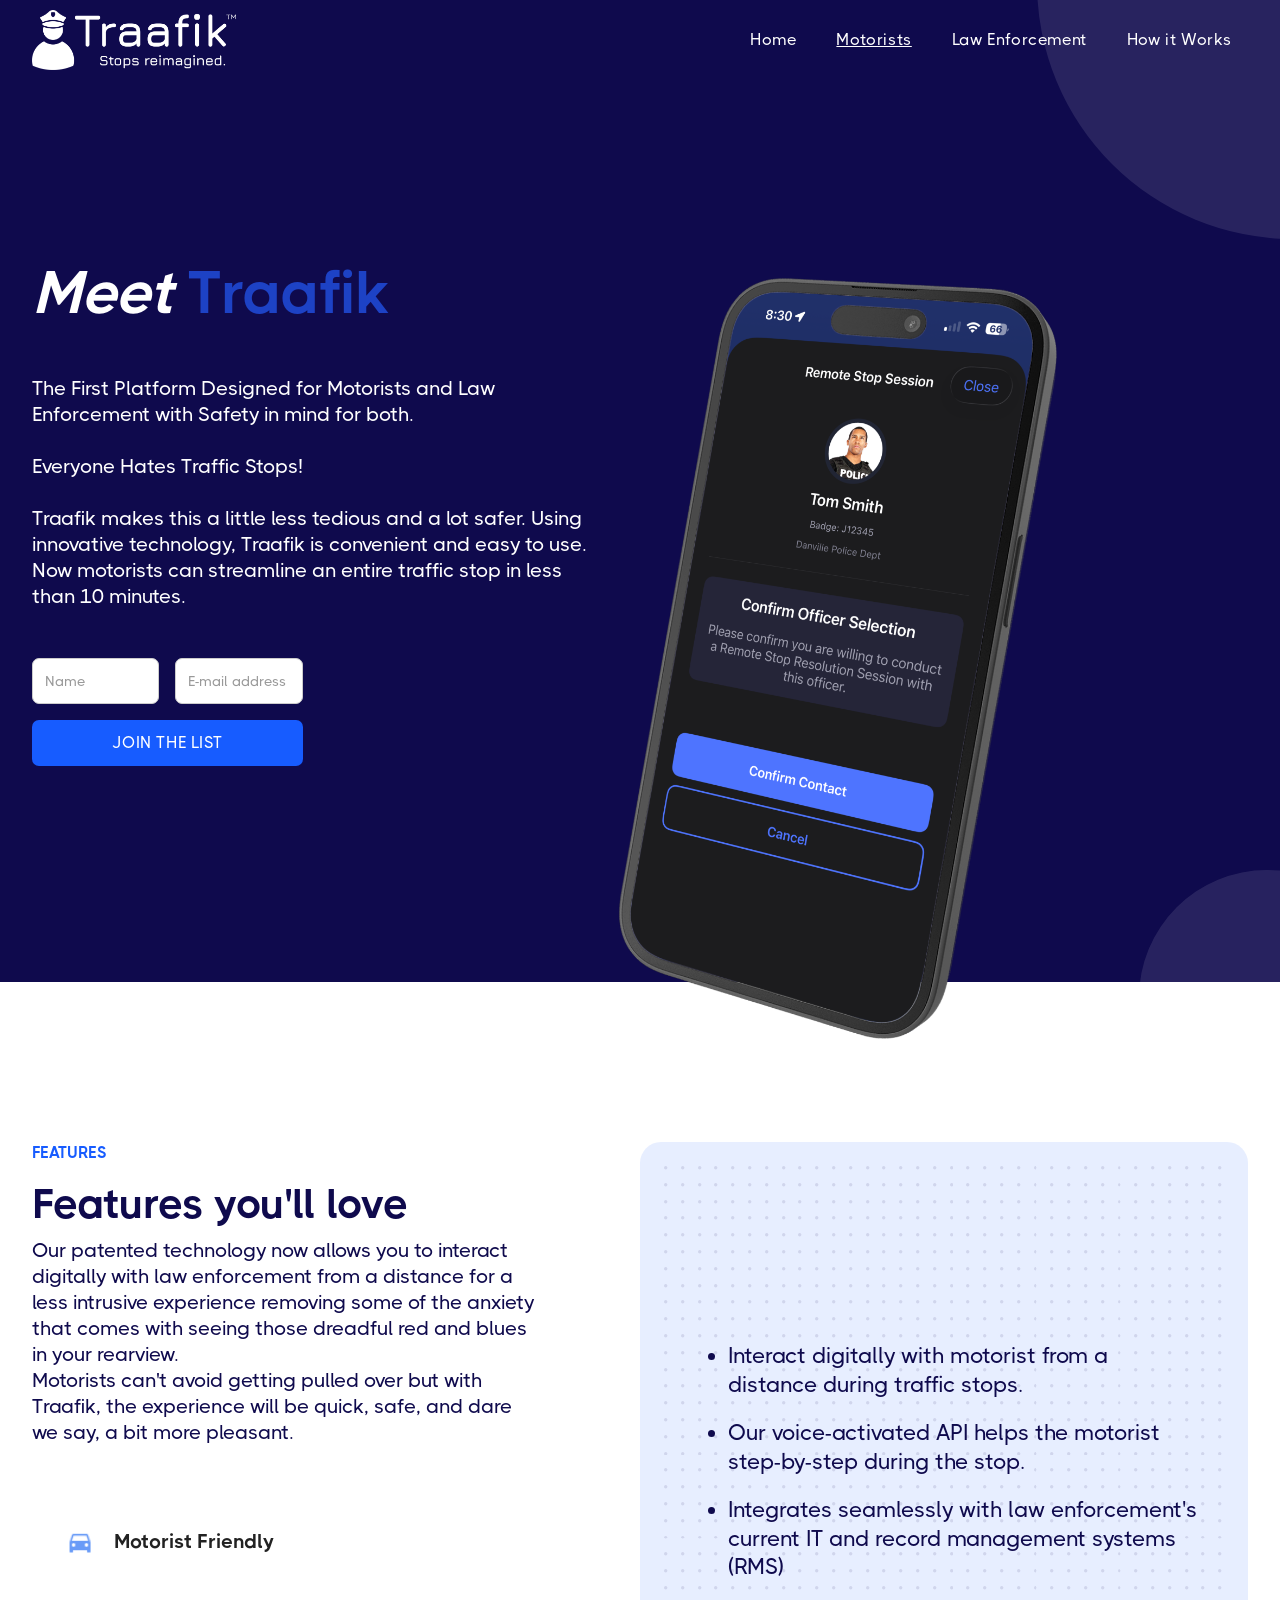
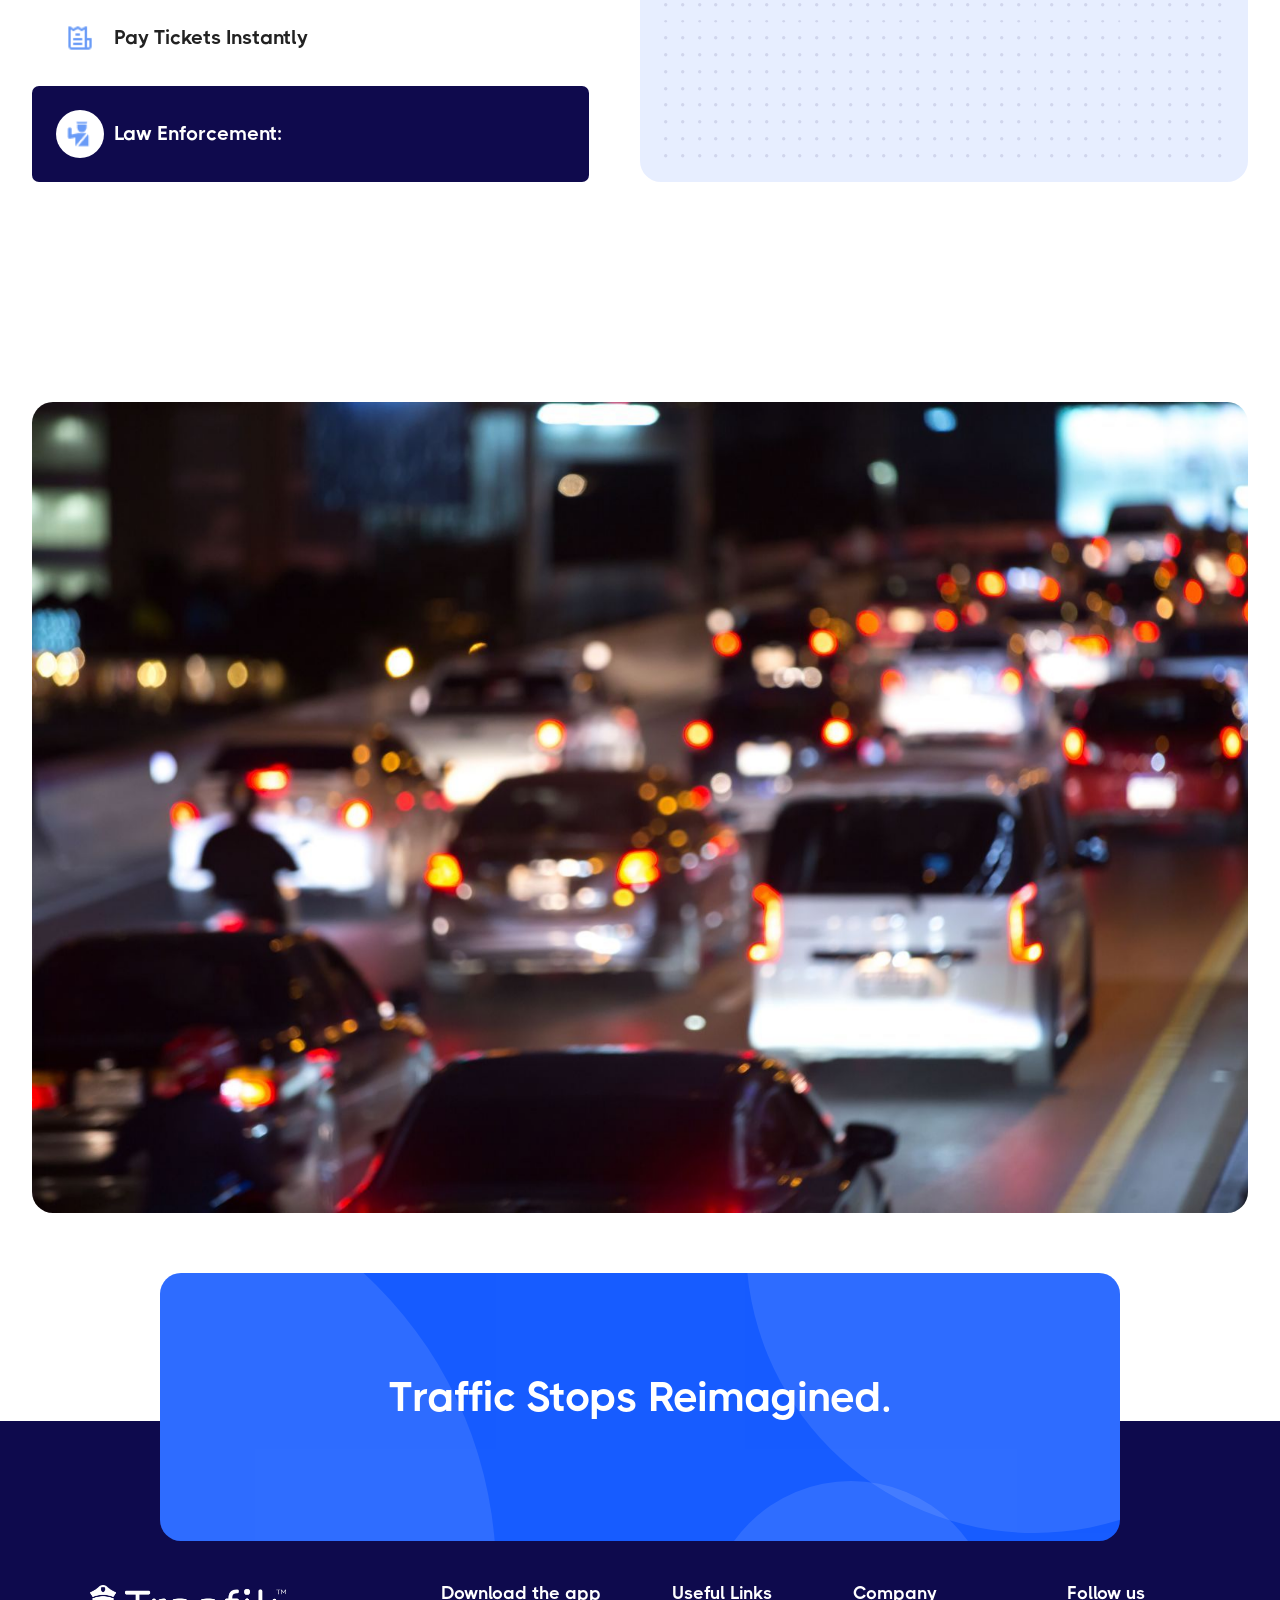
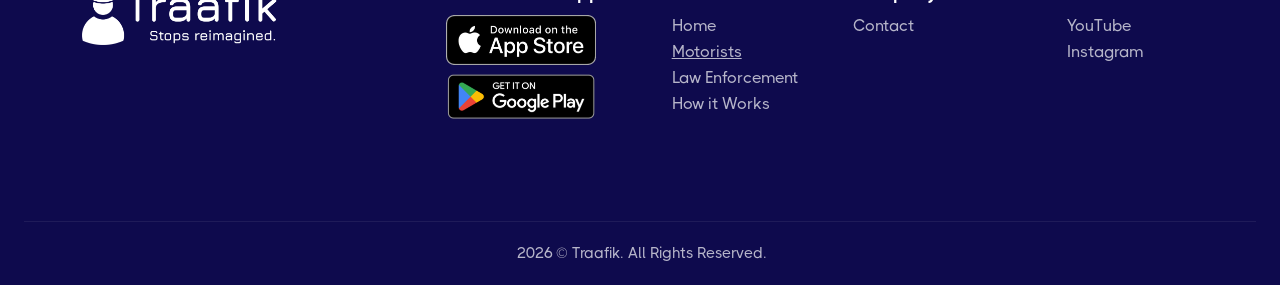
<file: motorists/index.html>
<!DOCTYPE html>
<html lang="en" data-wf-domain="www.traafik.com" data-wf-page="64134e100f89131524342a63" data-wf-site="64134e0f0f89130362342a2a">
<head>
<meta charset="utf-8"/>
<title>Traafik - Motorist</title>
<meta content="Police agencies need a better approach to ensuring the safety of citizens during routine traffic stops. Digital interaction." name="description"/>
<meta content="Traafik - Motorist" property="og:title"/>
<meta content="Police agencies need a better approach to ensuring the safety of citizens during routine traffic stops. Digital interaction." property="og:description"/>
<meta content="../images/og-image.png" property="og:image"/>
<meta content="Traafik - Motorist" property="twitter:title"/>
<meta content="Police agencies need a better approach to ensuring the safety of citizens during routine traffic stops. Digital interaction." property="twitter:description"/>
<meta content="../images/og-image.png" property="twitter:image"/>
<meta property="og:type" content="website"/>
<meta content="summary_large_image" name="twitter:card"/>
<meta content="width=device-width, initial-scale=1" name="viewport"/>
<link href="../css/traafik.css" rel="stylesheet" type="text/css"/>
<link href="../css/traafik_motorists.css" rel="stylesheet" type="text/css"/>
<link href="https://fonts.googleapis.com" rel="preconnect"/>
<link href="https://fonts.gstatic.com" rel="preconnect" crossorigin="anonymous"/>
<link href="https://fonts.googleapis.com/css2?family=Manrope:wght@400;500;600;700;800&display=swap" rel="stylesheet"/>
<script src="../src/js/head.js" type="text/javascript"></script>
<link href="../images/favicon.png" rel="shortcut icon" type="image/x-icon"/>
<link href="../images/apple-touch-icon.png" rel="apple-touch-icon"/>

</head>
<body>
<div class="transition">
  <div class="transition-trigger"></div>
  <div class="transition-content">
    <div class="transition-bg">
      <div class="transition-color">
        <div class="transition-color-border"></div>
      </div>
      <div data-is-ix2-target="1" class="transition-lottie" data-w-id="a2f9a8fd-36b3-1751-9949-3bd22e7db32a" data-animation-type="lottie" data-src="[data-uri]" data-loop="0" data-direction="1" data-autoplay="0" data-renderer="svg" data-default-duration="0.7333333333333333" data-duration="0"></div>
    </div>
    <img src="../images/logo.svg" loading="lazy" alt="" class="transition-logo-img"/>
  </div>
</div>


<div class="page-wrapper">
<div data-collapse="medium" data-animation="over-right" data-duration="600" data-easing="ease-out-quint" data-easing2="ease-out-quint" role="banner" class="nav-bar w-nav">
  <div class="container navbar">
    <div class="logo-wrapper">
      <a href="/" class="brand w-nav-brand">
        <img src="../images/brandmark-design.png" sizes="(max-width: 479px) 98vw, (max-width: 767px) 99vw, (max-width: 2032px) 100vw, 2032px" srcset="../images/brandmark-design-500.png 500w, ../images/brandmark-design-800.png 800w, ../images/brandmark-design-1080.png 1080w, ../images/brandmark-design-1600.png 1600w, ../images/brandmark-design.png 2032w" alt="" class="logo"/>
      </a>
    </div>
    <nav role="navigation" class="nav-menu w-nav-menu">
      <a href="/" class="nav-link-wrap w-inline-block"><div>Home</div></a>
      <a href="/motorists/" aria-current="page" class="nav-link-wrap w-inline-block w--current"><div>Motorists</div></a>
      <a href="/law-enforcement/" class="nav-link-wrap w-inline-block"><div>Law Enforcement</div></a>
      <a href="/how-it-works/" class="nav-link-wrap w-inline-block"><div>How it Works</div></a>
    </nav>
    <div class="menu-button w-nav-button">
      <div class="menu-line top"></div>
      <div class="menu-line bottom"></div>
    </div>
  </div>
</div>

<div data-w-id="2e2f58b6-d8cb-4085-c75c-c2368523ebd9" class="hero-section blue">
    <div class="container relative">
      <div class="hero-section-v1">
        <div id="w-node-_2e2f58b6-d8cb-4085-c75c-c2368523ebdc-8523ebd9" class="hero-left z-index">
          <div class="spacer-medium"></div>
          <h1 data-w-id="2e2f58b6-d8cb-4085-c75c-c2368523ebdd" class="hero-title white"><em>Meet </em><span class="homeherotext__highlight">Traafik</span><br/></h1>
          <div class="spacer-medium"></div>
          <p data-w-id="bc3f5b52-7041-1d0f-a8f5-413bc788647d" class="hero-text white">The First Platform Designed for Motorists and Law Enforcement with Safety in mind for both. <br/><br/>Everyone Hates Traffic Stops!<br/><br/>Traafik makes this a little less tedious and a lot safer. Using innovative technology, Traafik is convenient and easy to use. Now motorists can streamline an entire traffic stop in less than 10 minutes.<br/></p>
          <div class="trail-form w-form">
            <form id="wf-form-Motorist-subscription" name="wf-form-Motorist-subscription" data-name="Motorist subscription" action="/thank-you-page-motorists" method="get" class="form-contact">
              <div data-w-id="2e2f58b6-d8cb-4085-c75c-c2368523ebe3" class="text-field-flex">
                <input class="text-field inline w-input" maxlength="256" name="NAME" data-name="NAME" placeholder="Name" type="text" id="NAME" required=""/>
                <input class="text-field inline w-node-b144dbb8-7701-da4a-e7a3-57361b1c340a-8523ebd9 w-input" maxlength="256" name="EMAIL" data-name="EMAIL" placeholder="E-mail address" type="email" id="EMAIL" required=""/>
                <input type="submit" data-wait="Please wait..." id="w-node-_2e2f58b6-d8cb-4085-c75c-c2368523ebe5-8523ebd9" class="primary-btn no-margin-top no-margin-right w-button" value="Join the list"/>
              </div>
            </form>
            <div class="success-message w-form-done"><div>Thank you! Your submission has been received!</div></div>
            <div class="error-message w-form-fail"><div>Oops! Something went wrong while submitting the form.</div></div>
          </div>
        </div>
        <div data-delay="1500" data-animation="fade" class="slider w-slider" data-autoplay="true" data-easing="ease" data-hide-arrows="false" data-disable-swipe="true" data-w-id="94b926da-b95d-18a9-e266-5ee04fd2c206" data-autoplay-limit="0" data-nav-spacing="3" data-duration="500" data-infinite="true">
          <div class="mask w-slider-mask">
            <div class="slide-2 w-slide"><img src="../images/motorist-phone.png" loading="lazy" alt="" class="image-7" style="width:min(100%,360px);"/></div>
            <div class="slide-2 w-slide"><img src="../images/slide-motorist-1.png" loading="lazy" alt="" class="image-7" style="width:min(100%,360px);"/></div>
            <div class="slide-2 w-slide"><img src="../images/slide-motorist-2.png" loading="lazy" alt="" class="image-7" style="width:min(100%,360px);"/></div>
            <div class="slide-2 w-slide"><img src="../images/slide-motorist-3.png" loading="lazy" alt="" class="image-7" style="width:min(100%,360px);"/></div>
            <div class="slide-2 w-slide"><img src="../images/slide-motorist-4.png" loading="lazy" alt="" class="image-7" style="width:min(100%,360px);"/></div>
            <div class="slide-2 w-slide"><img src="../images/slide-motorist-5.png" loading="lazy" alt="" class="image-7" style="width:min(100%,360px);"/></div>
          </div>
          <div class="left-arrow-2 w-slider-arrow-left"><img src="../images/slider-arrow.png" loading="lazy" width="48" alt="" class="icon-2"/></div>
          <div class="right-arrow-2 w-slider-arrow-right"><img src="../images/slider-arrow.png" loading="lazy" width="48" alt="" class="icon-2 right"/></div>
          <div class="slide-nav w-slider-nav w-slider-nav-invert w-round"></div>
        </div>
        <img src="../images/iphone-hero.png" loading="eager" id="w-node-_2e2f58b6-d8cb-4085-c75c-c2368523ebf1-8523ebd9" alt="" class="hero-right img hide"/>
      </div>
      <img src="../images/circle-shape.svg" loading="eager" alt="" class="hero-circle bottom-right motorist"/>
      <img src="../images/circle-shape.svg" loading="eager" alt="" class="hero-circle top-right motorist"/>
      <img src="../images/circle-shape.svg" loading="eager" alt="" class="hero-circle left"/>
    </div>
  </div>

  <div id="Features---Tabs" class="section law-e-copy">
    <div class="container">
      <div class="section-flex-wrap">
        <div class="feature-tabs-wrap">
          <div class="half-div full-width-mobile">
            <div data-w-id="b0782e39-0e67-003b-b328-c608106a13a8" class="section-subtitle">features</div>
            <h2 data-w-id="b0782e39-0e67-003b-b328-c608106a13aa" class="section-title">Features you'll love</h2>
            <p data-w-id="b0782e39-0e67-003b-b328-c608106a13ac" class="section-paragraph">Our patented technology now allows you to interact digitally with law enforcement from a distance for a less intrusive experience removing some of the anxiety that comes with seeing those dreadful red and blues in your rearview.<br/>Motorists can't avoid getting pulled over but with Traafik, the experience will be quick, safe, and dare we say, a bit more pleasant.</p>
          </div>
          <div data-duration-in="300" data-duration-out="100" data-current="Police" data-easing="ease" class="feature-tabs w-tabs">
            <div data-w-id="b0782e39-0e67-003b-b328-c608106a13af" class="feature-tabs-menu w-tab-menu">
              <a data-w-tab="Driver Friendly" class="feature-tab-link w-inline-block w-tab-link">
                <div class="feature-tab-icon"><img alt="" loading="lazy" src="../images/icon-car.png" class="feature-tab-icon-img"/></div>
                <div><strong>Motorist Friendly</strong></div>
              </a>
              <a data-w-tab="Pay Tickets Instantly" class="feature-tab-link w-inline-block w-tab-link">
                <div class="feature-tab-icon"><img alt="" loading="lazy" src="../images/icon-invoice.png" class="feature-tab-icon-img"/></div>
                <div>Pay Tickets Instantly</div>
              </a>
              <a data-w-tab="Police" class="feature-tab-link w-inline-block w-tab-link w--current">
                <div class="feature-tab-icon"><img alt="" loading="lazy" src="../images/icon-police.png" class="feature-tab-icon-img"/></div>
                <div>Law Enforcement:</div>
              </a>
            </div>
            <div class="feature-tabs-content w-tab-content">
              <div data-w-tab="Driver Friendly" class="features-tab-pane w-tab-pane">
                <div class="feature-pane-flex">
                  <ul role="list" class="list">
                    <li class="features-list-item">Streamlined innovation ends bias policing and keeping everyone safe.</li>
                    <li class="features-list-item">Process your citation in less than 10 minutes from start to finish and be on your way.</li>
                    <li class="features-list-item">Smart technology positively verifies and exchanges  motorists and law enforcement profiles digitally.</li>
                  </ul>
                </div>
              </div>
              <div data-w-tab="Pay Tickets Instantly" class="features-tab-pane w-tab-pane">
                <div class="feature-pane-flex">
                  <ul role="list" class="list">
                    <li class="features-list-item">Pay past parking tickets using our app.</li>
                    <li class="features-list-item">All citations are routed to the proper municipalities. </li>
                    <li class="features-list-item">Pay your citation instantly if you choose to do so.</li>
                    <li class="features-list-item">Integrates seamlessly with your favorite payment gateways like</li>
                    <li class="features-list-item">Stripe, Venmo, Zelle, Paypal, and more.</li>
                  </ul>
                </div>
              </div>
              <div data-w-tab="Police" class="features-tab-pane w-tab-pane w--tab-active">
                <div class="feature-pane-flex">
                  <ul role="list" class="list">
                    <li class="features-list-item"><strong class="bold-text">Interact digitally with motorist from a distance during traffic stops.</strong></li>
                    <li class="features-list-item"><strong class="bold-text">Our voice-activated API helps the motorist step-by-step during the stop.</strong></li>
                    <li class="features-list-item"><strong class="bold-text">Integrates seamlessly with law enforcement's current IT and record management systems (RMS)</strong></li>
                  </ul>
                </div>
              </div>
            </div>
          </div>
        </div>
      </div>
    </div>
  </div>

  <div class="section law-e">
    <div class="container">
      <div class="full-width-video-wrap">
        <img src="../images/traffic-jam.jpeg" loading="eager" sizes="(max-width: 5760px) 100vw, 5760px" srcset="../images/traffic-jam-500.jpeg 500w, ../images/traffic-jam-800.jpeg 800w, ../images/traffic-jam-1080.jpeg 1080w, ../images/traffic-jam-1600.jpeg 1600w, ../images/traffic-jam-2000.jpeg 2000w, ../images/traffic-jam-2600.jpeg 2600w, ../images/traffic-jam-3200.jpeg 3200w, ../images/traffic-jam.jpeg 5760w" alt="Traffic jam" class="zoom-image"/>
      </div>
    </div>
  </div>

  
<div class="footer-cta-wrap">
  <div class="cta-container">
    <div class="spacer-medium"></div>
    <div class="footer-cta-itle">Traffic Stops Reimagined.<br/></div>
    <div class="white-paragraph hide">This is some text inside of a div block.</div>
    <div class="spacer-medium"></div>
  </div>
  <img src="../images/circle-shape.svg" loading="eager" alt="" class="cta-circle left"/>
  <img src="../images/circle-shape.svg" loading="eager" alt="" class="cta-circle right-bottom"/>
  <img src="../images/circle-shape.svg" loading="eager" alt="" class="cta-circle right-top"/>
</div>


<footer class="footer">
  <div class="container footer-block">
    <div class="footer-section">
      <div id="w-node-bfcd3090-71c1-393f-9445-4fa187a42bc6-8d2101f2" class="footer-col first">
        <div class="brand-block-footer">
          <a href="/" class="brand footer-logo w-inline-block">
            <img src="../images/brandmark-design.png" sizes="(max-width: 2032px) 100vw, 2032px" srcset="../images/brandmark-design-500.png 500w, ../images/brandmark-design-800.png 800w, ../images/brandmark-design-1080.png 1080w, ../images/brandmark-design-1600.png 1600w, ../images/brandmark-design.png 2032w" alt="" class="logo"/>
          </a>
        </div>
      </div>
      <div id="w-node-_4c817d60-0c3a-be2a-9da0-1a0bedd089c4-8d2101f2" class="footer-col flex-vertical">
        <center>
        <div class="footer-title">Download the app</div>
        <div>
        <a href="https://apps.apple.com/us/app/traafik-app/id6758915184"><img width="150" src="../images/apple_appstore.png" alt="Download on the Apple App Store" class="margin-bottom"/></a>
        </div>
        <div style="margin: 0.5em 0 0 0;">
        <a href="https://play.google.com/store/apps/details?id=com.traafik.app"><img width="150" src="../images/google_playstore.png" alt="Download on the Android Play Store" class="margin-bottom"/></a>
        </div>
        </center>
      </div>
      <div id="w-node-_2243fa56-e108-f17a-1f3c-87eba86c89b7-8d2101f2" class="footer-col flex-vertical">
        <div class="footer-title">Useful Links</div>
        <a href="/" class="copyright-link muted margin-bottom">Home</a>
        <a href="/motorists/" aria-current="page" class="copyright-link muted margin-bottom w--current">Motorists</a>
        <a href="/law-enforcement/" class="copyright-link muted margin-bottom">Law Enforcement</a>
        <a href="/how-it-works/" class="copyright-link muted margin-bottom">How it Works</a>
      </div>
      <address id="w-node-fe42ffee-5a39-d248-8ef1-d09381361e41-8d2101f2" class="footer-col flex-vertical">
        <div class="footer-title">Company</div>
        <a href="/template-files/about-us" class="copyright-link muted margin-bottom hide">About Us</a>
        <a href="/#contact" class="copyright-link muted margin-bottom">Contact</a>
      </address>
      <address id="w-node-_9f477b3c-bb25-0563-08b2-b0c1d2d87120-8d2101f2" class="footer-col flex-vertical">
        <div class="footer-title">Follow us</div>
        <a href="https://youtube.com/@Traafik" target="_blank" rel="noopener noreferrer" class="copyright-link muted margin-bottom">YouTube</a>
        <a href="https://www.instagram.com/traafikdotcom" target="_blank" rel="noopener noreferrer" class="copyright-link muted margin-bottom">Instagram</a>
      </address>
    </div>
    <div class="bottom-footer">
      <div class="copywrite">
        <span class="footer-link-year"></span>&copy; Traafik. All Rights Reserved.
      </div>
    </div>
  </div>
  <div class="footer-bg 1"></div>
</footer>

</div>
<script type="module" src="../src/js/main.js"></script>

</body>
</html>
</file>
<file: css/traafik.css>
html {
  -webkit-text-size-adjust: 100%;
  -ms-text-size-adjust: 100%;
  font-family: sans-serif;
}
body {
  margin: 0;
}
details,
footer,
main,
nav,
section {
  display: block;
}
a {
  background-color: #0000;
}
a:active,
a:hover {
  outline: 0;
}
h1 {
  margin: 0.67em 0;
  font-size: 2em;
}
img {
  border: 0;
}
svg:not(:root) {
  overflow: hidden;
}
input {
  color: inherit;
  font: inherit;
  margin: 0;
}
input::-moz-focus-inner {
  border: 0;
  padding: 0;
}
input {
  line-height: normal;
}
input[type="number"]::-webkit-inner-spin-button,
input[type="number"]::-webkit-outer-spin-button {
  height: auto;
}
* {
  box-sizing: border-box;
}
html {
  height: 100%;
}
body {
  color: #333;
  background-color: #fff;
  min-height: 100%;
  margin: 0;
  font-family: Arial, sans-serif;
  font-size: 14px;
  line-height: 20px;
}
img {
  vertical-align: middle;
  max-width: 100%;
  display: inline-block;
}
html.w-mod-touch * {
  background-attachment: scroll !important;
}
.w-inline-block {
  max-width: 100%;
  display: inline-block;
}
.w-button {
  color: #fff;
  line-height: inherit;
  cursor: pointer;
  background-color: #3898ec;
  border: 0;
  border-radius: 0;
  padding: 9px 15px;
  text-decoration: none;
  display: inline-block;
}
input.w-button {
  -webkit-appearance: button;
}
h1,
h2 {
  margin-bottom: 10px;
  font-weight: 700;
}
h1 {
  margin-top: 20px;
  font-size: 38px;
  line-height: 44px;
}
h2 {
  margin-top: 20px;
  font-size: 32px;
  line-height: 36px;
}
p {
  margin-top: 0;
  margin-bottom: 10px;
}
.w-form {
  margin: 0 0 15px;
}
.w-form-done {
  text-align: center;
  background-color: #ddd;
  padding: 20px;
  display: none;
}
.w-form-fail {
  background-color: #ffdede;
  margin-top: 10px;
  padding: 10px;
  display: none;
}
.w-input {
  color: #333;
  vertical-align: middle;
  background-color: #fff;
  border: 1px solid #ccc;
  width: 100%;
  height: 38px;
  margin-bottom: 10px;
  padding: 8px 12px;
  font-size: 14px;
  line-height: 1.42857;
  display: block;
}
.w-input::placeholder {
  color: #999;
}
.w-input:focus {
  border-color: #3898ec;
  outline: 0;
}
@media screen and (max-width: 767px) {
  .w-nav-brand {
    padding-left: 10px;
  }
}
.w-nav {
  z-index: 1000;
  background: #ddd;
  position: relative;
}
.w-nav:before,
.w-nav:after {
  content: " ";
  grid-area: 1/1/2/2;
  display: table;
}
.w-nav:after {
  clear: both;
}
.w-nav-brand {
  float: left;
  color: #333;
  text-decoration: none;
  position: relative;
}
.w-nav-link {
  vertical-align: top;
  color: #222;
  text-align: left;
  margin-left: auto;
  margin-right: auto;
  padding: 20px;
  text-decoration: none;
  display: inline-block;
  position: relative;
}
.w-nav-link.w--current {
  color: #0082f3;
}
.w-nav-menu {
  float: right;
  position: relative;
}
.w-nav-overlay {
  width: 100%;
  display: none;
  position: absolute;
  top: 100%;
  left: 0;
  right: 0;
  overflow: hidden;
}
.w-nav-overlay [data-nav-menu-open] {
  top: 0;
}
.w-nav[data-animation="over-left"] .w-nav-overlay {
  width: auto;
}
.w-nav[data-animation="over-left"] .w-nav-overlay,
.w-nav[data-animation="over-left"] [data-nav-menu-open] {
  z-index: 1;
  top: 0;
  right: auto;
}
.w-nav[data-animation="over-right"] .w-nav-overlay {
  width: auto;
}
.w-nav[data-animation="over-right"] .w-nav-overlay,
.w-nav[data-animation="over-right"] [data-nav-menu-open] {
  z-index: 1;
  top: 0;
  left: auto;
}
.w-nav-button {
  float: right;
  cursor: pointer;
  -webkit-tap-highlight-color: #0000;
  tap-highlight-color: #0000;
  -webkit-user-select: none;
  user-select: none;
  padding: 18px;
  font-size: 24px;
  display: none;
  position: relative;
}
.w-nav-button:focus {
  outline: 0;
}
.w-nav-button.w--open {
  color: #fff;
  background-color: #c8c8c8;
}
.w-nav[data-collapse="all"] .w-nav-menu {
  display: none;
}
.w-nav[data-collapse="all"] .w-nav-button {
  display: block;
}
@media screen and (max-width: 991px) {
  .w-nav[data-collapse="medium"] .w-nav-menu {
    display: none;
  }
  .w-nav[data-collapse="medium"] .w-nav-button {
    display: block;
  }
}
@media screen and (max-width: 767px) {
  .w-nav[data-collapse="small"] .w-nav-menu {
    display: none;
  }
  .w-nav[data-collapse="small"] .w-nav-button {
    display: block;
  }
  .w-nav-brand {
    padding-left: 10px;
  }
}
@media screen and (max-width: 479px) {
  .w-nav[data-collapse="tiny"] .w-nav-menu {
    display: none;
  }
  .w-nav[data-collapse="tiny"] .w-nav-button {
    display: block;
  }
}
@keyframes spin {
  0% {
    transform: rotate(0);
  }
  to {
    transform: rotate(360deg);
  }
}
@font-face {
  font-family: Thicccboi;
  src: url(../fonts/THICCCBOI-Bold.woff2) format("woff2");
  font-weight: 700;
  font-style: normal;
  font-display: swap;
}
@font-face {
  font-family: Thicccboi;
  src: url(../fonts/THICCCBOI-Medium.woff2) format("woff2");
  font-weight: 500;
  font-style: normal;
  font-display: swap;
}
@font-face {
  font-family: Thicccboi;
  src: url(../fonts/THICCCBOI-SemiBold.woff2) format("woff2");
  font-weight: 600;
  font-style: normal;
  font-display: swap;
}
:root {
  --midnight-blue: #0f0a4d;
  --ultramarine-blue: #175cff;
  --white: white;
  --muted-text: #b6b5c9;
  --white-smoke: #f5f8fa;
}
body {
  color: var(--midnight-blue);
  font-family: Thicccboi, Arial, sans-serif;
  font-size: 16px;
  font-weight: 500;
  line-height: 22px;
}
h1 {
  color: var(--midnight-blue);
  margin-top: 0;
  margin-bottom: 10px;
  font-family: Thicccboi, Arial, sans-serif;
  font-size: 48px;
  font-weight: 700;
  line-height: 54px;
}
h2 {
  color: var(--midnight-blue);
  margin-top: 0;
  margin-bottom: 10px;
  font-family: Thicccboi, Arial, sans-serif;
  font-size: 42px;
  font-weight: 700;
  line-height: 48px;
}
p {
  color: var(--midnight-blue);
  margin-bottom: 10px;
  font-family: Thicccboi, Arial, sans-serif;
  font-weight: 500;
}
a {
  color: var(--midnight-blue);
  font-weight: 700;
  text-decoration: underline;
  transition: color 0.3s;
}
a:hover {
  color: var(--ultramarine-blue);
}
img {
  max-width: 100%;
  display: inline-block;
}
label {
  margin-bottom: 10px;
  font-weight: 600;
  display: block;
}
.logo-wrapper {
  flex-direction: row;
  flex: 1;
  justify-content: center;
  align-items: center;
  display: flex;
}
.menu-button {
  width: 32px;
  padding: 10px 0;
}
.menu-button.w--open {
  z-index: 5;
  background-color: #0000;
}
.nav-bar {
  background-color: #0000;
  flex-wrap: wrap;
  justify-content: space-between;
  align-items: center;
  height: 80px;
  display: flex;
  position: absolute;
  top: 0;
  left: 0;
  right: 0;
}
.nav-menu {
  flex-direction: row;
  flex: 0 auto;
  align-items: center;
  height: 100%;
  display: flex;
}
.nav-menu.white {
  height: 80px;
}
.brand {
  flex: 1;
  padding-left: 0;
}
.brand.footer-logo {
  flex: 0 auto;
  padding: 4px 10px 4px 0;
}
.logo {
  max-height: 60px;
}
.section.blue {
  background-color: var(--midnight-blue);
}
.section.law-e {
  margin-top: 60px;
  margin-bottom: 60px;
  padding-top: 60px;
  padding-bottom: 0;
  position: relative;
}
.section.contact {
  margin-top: 80px;
}
.container {
  flex: 0 1280px;
  max-width: 1280px;
  margin-left: auto;
  margin-right: auto;
  padding-left: 32px;
  padding-right: 32px;
  position: relative;
}
.container.footer-block {
  padding-left: 0;
  padding-right: 0;
}
.container.navbar {
  align-items: center;
  height: 100%;
  display: flex;
}
.container.features {
  padding-top: 40px;
  padding-bottom: 40px;
}
.container.contact {
  margin-bottom: 80px;
}
.text-field {
  background-color: var(--white-smoke);
  border: 2px solid #0000;
  border-radius: 4px;
  height: 48px;
  margin-bottom: 24px;
  transition: border-color 0.2s;
}
.text-field:hover {
  border-color: var(--ultramarine-blue);
}
.text-field:active {
  border-style: solid;
}
.text-field:focus {
  border-color: var(--ultramarine-blue);
}
.text-field::placeholder {
  color: var(--muted-text);
}
.error-message {
  color: var(--white);
  letter-spacing: 0.2px;
  background-color: #e53b47;
  border-radius: 4px;
  padding: 12px 16px;
  font-weight: 700;
}
.nav-link-wrap {
  color: var(--white);
  letter-spacing: 0.6px;
  text-transform: none;
  flex-direction: row;
  justify-content: flex-start;
  align-items: center;
  height: 100%;
  margin-left: 8px;
  padding: 8px 16px;
  font-weight: 500;
  text-decoration: none;
  transition: background-color 0.3s;
  display: flex;
}
.nav-link-wrap:hover {
  color: var(--white);
  background-color: #ffffff1a;
}
.nav-link-wrap.w--current {
  text-transform: none;
  text-decoration: underline;
}
.menu-line {
  background-color: var(--white);
  transform-origin: 0%;
  width: 100%;
  height: 2px;
}
.menu-line.top {
  transform-origin: 0%;
  margin-bottom: 8px;
}
.section-title {
  z-index: 1;
  margin-bottom: 10px;
  font-size: 42px;
  font-weight: 700;
  line-height: 48px;
}
.section-title.margin-bottom {
  margin-bottom: 48px;
}
.section-title.margin-bottom.center {
  text-align: center;
  width: 50%;
  margin-left: auto;
  margin-right: auto;
}
.section-title.law-e {
  margin-bottom: 100px;
  font-size: 50px;
  line-height: 1;
}
.footer {
  background-color: var(--midnight-blue);
  flex-direction: column;
  padding-top: 120px;
  padding-left: 24px;
  padding-right: 24px;
  position: relative;
}
.copyright-link {
  color: #fff;
  cursor: pointer;
  font-weight: 400;
  text-decoration: none;
}
.copyright-link.muted {
  color: var(--muted-text);
  transition: color 0.2s;
}
.copyright-link.muted:hover {
  color: var(--white);
}
.copyright-link.muted.margin-bottom {
  margin-bottom: 4px;
}
.copyright-link.muted.margin-bottom.w--current {
  text-decoration: underline;
}
.brand-block-footer {
  align-items: center;
  margin-bottom: 10px;
  display: flex;
}
.footer-bg {
  z-index: 0;
  background-color: var(--midnight-blue);
  opacity: 0.3;
  display: block;
  position: absolute;
  inset: 0;
}
.footer-section {
  z-index: 1;
  grid-column-gap: 24px;
  grid-row-gap: 16px;
  grid-template-rows: auto;
  grid-template-columns: 2fr 1fr 1fr 1fr 1fr;
  grid-auto-columns: 1fr;
  place-items: start center;
  padding-top: 40px;
  padding-bottom: 40px;
  display: grid;
  position: relative;
}
.footer-col {
  font-style: normal;
}
.footer-col.flex-vertical {
  flex-direction: column;
  display: flex;
}
.footer-col.first {
  padding-right: 48px;
}
.footer-title {
  color: var(--white);
  margin-bottom: 10px;
  font-size: 18px;
  font-weight: 700;
  line-height: 24px;
}
.primary-btn {
  background-color: var(--ultramarine-blue);
  color: var(--white);
  text-align: center;
  letter-spacing: 0.6px;
  text-transform: uppercase;
  cursor: pointer;
  border-radius: 7px;
  align-self: center;
  margin-top: 16px;
  margin-right: 16px;
  padding: 12px 24px;
  font-size: 16px;
  font-weight: 500;
  line-height: 22px;
  text-decoration: none;
  transition:
    color 0.3s,
    background-color 0.3s;
}
.primary-btn:hover {
  border-color: var(--midnight-blue);
  background-color: var(--midnight-blue);
  color: var(--white);
}
.contact-icon {
  background-color: #175cff1a;
  border-radius: 4px;
  justify-content: center;
  align-items: center;
  width: 40px;
  height: 40px;
  margin-right: 10px;
  display: flex;
}
.additional-feature-icon-img {
  width: 20px;
  height: 20px;
}
.success-message {
  background-color: var(--ultramarine-blue);
  color: var(--white);
  border-radius: 8px;
  font-weight: 700;
}
.contact-grid {
  grid-column-gap: 80px;
  grid-row-gap: 16px;
  grid-template-rows: auto;
  grid-template-columns: 1fr 1fr;
  grid-auto-columns: 1fr;
  display: grid;
}
.contact-block {
  align-items: flex-start;
  margin-bottom: 24px;
  display: flex;
}
.contact-block.center {
  align-items: center;
}
.contact-info-text {
  color: var(--midnight-blue);
  font-weight: 500;
  text-decoration: none;
  transition: color 0.2s;
}
.contact-info-text:hover {
  color: var(--ultramarine-blue);
}
.contact-title {
  margin-top: 0;
  margin-bottom: 10px;
  font-size: 36px;
  font-weight: 800;
  line-height: 42px;
}
.contact-paragraph {
  margin-bottom: 48px;
}
.section-flex-wrap {
  display: flex;
}
.section-flex-wrap.center {
  align-items: center;
}
.section-flex-wrap.center.features {
  padding-top: 120px;
  padding-bottom: 120px;
}
.section-flex-wrap.center.features.flip-position {
  padding-top: 0;
  padding-bottom: 0;
}
.section-paragraph {
  margin-bottom: 48px;
  font-size: 20px;
  line-height: 1.3;
}
.section-paragraph._60ch {
  max-width: 60ch;
  margin-left: auto;
  margin-right: auto;
  font-size: 30px;
}
.white-paragraph {
  color: var(--white);
}
.white-paragraph.hide {
  display: none;
}
.cta-container {
  flex-direction: column;
  justify-content: center;
  align-items: center;
  width: 60%;
  margin-left: auto;
  margin-right: auto;
  display: flex;
}
.cta-circle {
  opacity: 0.1;
  position: absolute;
}
.cta-circle.left {
  width: 85%;
  top: -40%;
  left: -50%;
}
.cta-circle.right-top {
  width: 60%;
  top: -118%;
  right: -21%;
}
.cta-circle.right-bottom {
  width: 30%;
  right: 13%;
}
.intro-section {
  background-color: var(--midnight-blue);
  background-image: url(images/utility-bg.png);
  background-position: 50%;
  background-size: cover;
  height: auto;
  margin-bottom: 100px;
  padding-top: 160px;
  padding-bottom: 120px;
}
.intro-title {
  color: var(--white);
  margin-bottom: 0;
  font-size: 60px;
  line-height: 66px;
}
.spacer-medium {
  height: 40px;
}
.footer-cta-itle {
  color: var(--white);
  text-align: center;
  margin-bottom: 20px;
  font-size: 42px;
  font-weight: 700;
  line-height: 48px;
}
.footer-cta-wrap {
  z-index: 200;
  background-color: var(--ultramarine-blue);
  border-radius: 21px;
  max-width: 60rem;
  margin-bottom: -120px;
  margin-left: auto;
  margin-right: auto;
  padding-top: 60px;
  padding-bottom: 60px;
  position: relative;
  overflow: hidden;
}
.bottom-footer {
  border-top: 1px solid #ffffff1a;
  margin-top: 60px;
  padding-top: 20px;
  padding-bottom: 20px;
}
.copywrite {
  color: #fff;
  text-align: center;
  font-size: 15px;
  font-weight: 500;
  line-height: 23px;
}
.container-center {
  text-align: center;
  flex-direction: column;
  justify-content: center;
  align-items: center;
  width: 60%;
  margin-left: auto;
  margin-right: auto;
  display: flex;
}
.container-center.law-e {
  width: 60%;
  margin-top: 60px;
  margin-bottom: 100px;
  line-height: 1;
}
.div-block {
  margin-left: auto;
  margin-right: auto;
}
.div-block-2 {
  opacity: 0.08;
  mix-blend-mode: difference;
  background-image: url(images/waves-circle-white.svg);
  background-position: 0 0;
  background-size: auto;
  width: 370px;
  height: 370px;
  position: absolute;
  inset: auto auto 0% 10%;
}
.blue {
  color: var(--ultramarine-blue);
}
.homehero--content {
  text-align: center;
  flex: none;
  max-width: 58rem;
  margin-left: auto;
  margin-right: auto;
}
.homeherotext__highlight {
  color: #1d42c5;
  font-weight: 700;
}
.hero--bodycopy {
  color: #fff;
  max-width: 720px;
  margin-bottom: 3rem;
  margin-left: auto;
  margin-right: auto;
  font-size: 20px;
  font-weight: 400;
  line-height: 1.6;
}
.div-block-3 {
  grid-column-gap: 16px;
  grid-row-gap: 16px;
  grid-template-rows: auto;
  grid-template-columns: 1fr 1fr;
  grid-auto-columns: 1fr;
  display: grid;
}
.hero-choose-block {
  grid-row-gap: 20px;
  perspective: 2000px;
  cursor: pointer;
  border: 1px solid #fff;
  border-radius: 21px;
  flex-direction: column;
  justify-content: center;
  align-items: center;
  padding: 60px 20px;
  text-decoration: none;
  transition-property: all;
  display: flex;
}
.hero-choose-block:hover {
  background-color: #ffffff3b;
  background-image: linear-gradient(140deg, #0f0a4da1, #175cff87);
  text-decoration: none;
}
.intro-image {
  transform-style: preserve-3d;
  max-width: 400px;
  max-height: 280px;
  transform: scale(1.3) rotateX(10deg) rotateY(-10deg) rotate(0);
}
.intro-image.tablet {
  transform-style: preserve-3d;
  max-width: 400px;
}
.transition {
  z-index: 2000;
  width: 100%;
  height: 100vh;
  display: none;
  position: fixed;
  inset: 0% 0% auto;
  transform: none;
}
.transition-trigger {
  z-index: 20;
  padding: 0;
  display: none;
}
.transition-content {
  flex-direction: column;
  justify-content: center;
  align-items: center;
  width: 100%;
  height: 100vh;
  display: flex;
  position: absolute;
  inset: 0%;
}
.transition-bg {
  z-index: 1;
  color: #0f0a4d;
  flex-direction: column;
  justify-content: flex-start;
  align-items: stretch;
  display: flex;
  position: absolute;
  inset: 0%;
}
.transition-color {
  background-color: var(--midnight-blue);
  width: 100%;
  height: 100%;
  position: relative;
}
.transition-color-border {
  background-color: #b798c1;
  width: 100%;
  height: 10px;
  margin-bottom: -8px;
  position: absolute;
  inset: auto 0% 0%;
}
.transition-lottie {
  width: 100%;
  margin-bottom: -5px;
  position: relative;
}
.transition-logo-img {
  z-index: 2;
  width: 7em;
  position: relative;
}
.hide {
  display: none;
}
.form-contact {
  grid-column-gap: 16px;
  grid-row-gap: 16px;
  flex-direction: row;
  grid-template-rows: auto auto;
  grid-template-columns: 1fr 1fr;
  grid-auto-columns: 1fr;
  display: grid;
}
.form-contact_wrapper {
  display: block;
}
.contact-header {
  text-align: center;
  margin-left: auto;
  margin-right: auto;
}
.text-span-2 {
  font-style: italic;
}
.footer-link-year {
  padding-left: 0.2rem;
  padding-right: 0.2rem;
}
.how-it-works-video {
  width: min(92vw, 960px);
  aspect-ratio: 16 / 9;
  height: auto;
  border: 0;
  margin: 1.5rem auto 0;
  display: block;
}
.how-it-works-page .section.law-e {
  padding-top: 0.1rem;
  padding-bottom: 0.1rem;
  margin-bottom: 0;
}
@media screen and (min-width: 1440px) {
  .copywrite {
    font-size: 17px;
  }
}
@media screen and (max-width: 991px) {
  h1 {
    font-size: 46px;
    line-height: 52px;
  }
  h2 {
    font-size: 40px;
    line-height: 46px;
  }
  .menu-button.w--open {
    background-color: #0000;
  }
  .nav-menu {
    z-index: 999;
    background-color: var(--white);
    flex-direction: column;
    align-items: flex-start;
    width: 100vw;
    padding-top: 80px;
    padding-left: 24px;
    padding-right: 24px;
    display: block;
  }
  .section {
    padding-top: 104px;
    padding-bottom: 104px;
  }
  .section.law-e {
    margin-top: 0;
  }
  .container.features {
    padding-top: 0;
    padding-bottom: 0;
  }
  .nav-link-wrap {
    color: var(--midnight-blue);
    text-align: left;
    height: auto;
    margin-left: 0;
    padding-top: 24px;
    padding-bottom: 24px;
    display: block;
  }
  .nav-link-wrap:hover {
    color: var(--ultramarine-blue);
  }
  .section-title {
    font-size: 36px;
    line-height: 42px;
  }
  .section-title.margin-bottom.center {
    width: 66.67%;
  }
  .footer-section {
    grid-template-columns: 2fr 1fr 1fr 1fr;
  }
  .contact-grid {
    grid-template-columns: 1fr;
  }
  .section-flex-wrap.center.features {
    padding-top: 80px;
    padding-bottom: 80px;
  }
  .cta-container {
    z-index: 1;
    position: relative;
  }
  .cta-circle.right-top {
    top: auto;
    bottom: 53%;
  }
  .intro-section {
    padding-top: 184px;
    padding-bottom: 104px;
  }
  .intro-title {
    font-size: 54px;
    line-height: 60px;
  }
  .footer-cta-wrap {
    margin-left: 32px;
    margin-right: 32px;
  }
  .container-center {
    z-index: 1;
    position: relative;
  }
  .hero--bodycopy {
    max-width: 500px;
    margin-bottom: 2rem;
    font-size: 1.2em;
  }
  .div-block-3 {
    grid-template-columns: 1fr 1fr;
    padding-left: 40px;
    padding-right: 40px;
  }
  .hero-choose-block {
    min-width: 330px;
    max-width: 350px;
  }
  .intro-image.tablet {
    transform: translate(12px) scale(1.1) rotateX(10deg) rotateY(-10deg)
      rotate(0);
  }
  .placeholder {
    display: none;
  }
}
@media screen and (max-width: 767px) {
  h1 {
    font-size: 44px;
    line-height: 50px;
  }
  h2 {
    font-size: 38px;
    line-height: 44px;
  }
  .brand.footer-logo {
    padding-right: 0;
  }
  .section {
    padding-top: 88px;
    padding-bottom: 88px;
  }
  .container.footer-block {
    flex-flow: column wrap;
    justify-content: flex-end;
    align-items: flex-end;
  }
  .section-title.margin-bottom.center {
    width: 100%;
  }
  .footer {
    flex-direction: column;
    padding-left: 4%;
    padding-right: 4%;
  }
  .copyright-link.muted {
    text-align: center;
  }
  .brand-block-footer {
    flex-direction: column;
    align-items: flex-start;
    display: flex;
  }
  .footer-section {
    grid-column-gap: 24px;
    grid-row-gap: 16px;
    flex-flow: column;
    grid-template-rows: auto auto auto auto;
    grid-template-columns: 1fr 1fr;
    grid-auto-columns: 1fr;
    display: grid;
  }
  .footer-col.flex-vertical {
    order: 3;
    justify-content: center;
    align-items: center;
  }
  .footer-col.first {
    flex-direction: column;
    order: 1;
    justify-content: center;
    align-items: center;
    padding-right: 0;
  }
  .footer-title {
    text-align: center;
  }
  .contact-grid {
    grid-template-rows: auto auto;
    grid-template-columns: 1fr;
  }
  .section-flex-wrap {
    flex-direction: column;
  }
  .section-flex-wrap.center.features.flip-position {
    flex-direction: column-reverse;
  }
  .section-paragraph._60ch {
    font-size: 25px;
  }
  .white-paragraph {
    text-align: center;
  }
  .cta-circle.left {
    top: -14%;
  }
  .cta-circle.right-top {
    right: -33%;
  }
  .cta-circle.right-bottom {
    width: 40%;
    right: 5%;
  }
  .intro-section {
    height: auto;
    padding-top: 168px;
    padding-bottom: 88px;
  }
  .intro-title {
    font-size: 48px;
    line-height: 54px;
  }
  .footer-cta-itle {
    font-size: 36px;
    line-height: 42px;
  }
  .container-center {
    width: 80%;
  }
  .homehero--content {
    text-align: center;
    max-width: none;
    padding-left: 2rem;
    padding-right: 2rem;
  }
  .div-block-3 {
    grid-column-gap: 32px;
    grid-row-gap: 32px;
    grid-template-columns: 1fr;
    padding-left: 0;
    padding-right: 0;
  }
  .placeholder {
    display: block;
  }
  .how-it-works-video {
    width: min(90vw, 360px);
    margin-top: 1rem;
  }
}
@media screen and (max-width: 479px) {
  h1 {
    font-size: 42px;
    line-height: 48px;
  }
  h2 {
    font-size: 36px;
    line-height: 42px;
  }
  .menu-button.w--open {
    background-color: #0000;
  }
  .nav-bar {
    height: 64px;
  }
  .nav-menu {
    width: 100vw;
  }
  .logo {
    height: 28px;
  }
  .section {
    padding-top: 80px;
    padding-bottom: 80px;
  }
  .section-title.law-e {
    font-size: 12vw;
    line-height: 1;
  }
  .copyright-link {
    font-weight: 400;
  }
  .brand-block-footer {
    align-items: center;
  }
  .footer-section {
    flex-direction: column;
    grid-template-columns: 1fr;
    width: 99.9999%;
    display: flex;
  }
  .footer-col.flex-vertical,
  .footer-col.first {
    width: 100%;
  }
  .primary-btn.form {
    margin-right: 0;
  }
  .contact-paragraph {
    white-space: pre-line;
  }
  .section-flex-wrap.center.features {
    padding-top: 48px;
    padding-bottom: 48px;
  }
  .white-paragraph {
    text-align: center;
  }
  .cta-circle.left {
    width: 120%;
    max-width: none;
    left: -29%;
  }
  .cta-circle.right-top {
    width: 80%;
    bottom: 21%;
    right: -40%;
  }
  .cta-circle.right-bottom {
    width: 60%;
    bottom: -14%;
    right: 50%;
  }
  .intro-section {
    padding-top: 136px;
    padding-bottom: 80px;
  }
  .intro-title {
    font-size: 16vw;
    line-height: 0.9;
  }
  .footer-cta-itle {
    font-size: 9vw;
    line-height: 1;
  }
  .container-center.law-e {
    font-size: 11vw;
    line-height: 0.9;
  }
  .homehero--content {
    padding-left: 0.5rem;
    padding-right: 0.5rem;
  }
  .div-block-3 {
    grid-column-gap: 32px;
    grid-row-gap: 32px;
    flex-direction: column;
    grid-template-rows: auto;
    grid-template-columns: 1fr;
    grid-auto-columns: 1fr;
    padding-left: 32px;
    padding-right: 32px;
    display: flex;
  }
  .hero-choose-block {
    width: 100%;
    min-width: auto;
  }
  .intro-image {
    max-width: 120vw;
  }
  .intro-image.tablet {
    max-width: 80vw;
  }
  .placeholder {
    display: none;
  }
  .form-contact {
    grid-template-columns: 1fr;
  }
}
#w-node-_61d79d02-6f32-3ac1-3a64-2d6d34427012-86342a30,
#w-node-bc5d9573-4eb1-8946-773c-79649adff0b7-86342a30,
#w-node-_59d9dc21-6a17-1567-04de-d4ed3b7bb296-86342a30 {
  grid-area: span 1 / span 1 / span 1 / span 1;
}
#w-node-fe42ffee-5a39-d248-8ef1-d09381361e41-8d2101f2 {
  grid-area: 1/4/2/5;
  justify-self: stretch;
}
#w-node-_9f477b3c-bb25-0563-08b2-b0c1d2d87120-8d2101f2 {
  grid-area: 1/5/2/6;
  justify-self: stretch;
}
@media screen and (max-width: 991px) {
  #w-node-fb9f57f1-f22e-4f52-fbd4-6648e740125e-86342a30,
  #w-node-ce9b9fd0-f1c1-c091-6b1d-518488cd41eb-86342a30 {
    place-self: auto center;
  }
  #w-node-fe42ffee-5a39-d248-8ef1-d09381361e41-8d2101f2 {
    grid-column: 3/4;
  }
  #w-node-_9f477b3c-bb25-0563-08b2-b0c1d2d87120-8d2101f2 {
    grid-column: 4/5;
  }
}
@media screen and (max-width: 767px) {
  #w-node-bfcd3090-71c1-393f-9445-4fa187a42bc6-8d2101f2,
  #w-node-_4c817d60-0c3a-be2a-9da0-1a0bedd089c4-8d2101f2 {
    grid-area: span 1 / span 2 / span 1 / span 2;
  }
  #w-node-fe42ffee-5a39-d248-8ef1-d09381361e41-8d2101f2 {
    grid-area: 3/1/4/2;
  }
  #w-node-_9f477b3c-bb25-0563-08b2-b0c1d2d87120-8d2101f2 {
    grid-area: 4/1/5/3;
    justify-self: stretch;
  }
}
@media screen and (max-width: 479px) {
  #w-node-_4c817d60-0c3a-be2a-9da0-1a0bedd089c4-8d2101f2 {
    grid-area: span 1 / span 2 / span 1 / span 2;
  }
  #w-node-_2243fa56-e108-f17a-1f3c-87eba86c89b7-8d2101f2 {
    order: 2;
    grid-area: span 1 / span 2 / span 1 / span 2;
  }
  #w-node-fe42ffee-5a39-d248-8ef1-d09381361e41-8d2101f2 {
    grid-area: 3/1/4/3;
    justify-self: stretch;
  }
  #w-node-_9f477b3c-bb25-0563-08b2-b0c1d2d87120-8d2101f2 {
    order: 4;
  }
}

/* Shared components used across pages */

.w-slider {
  text-align:center;
  clear:both;
  -webkit-tap-highlight-color:#0000;
  tap-highlight-color:#0000;
  background:#ddd;
  height:300px;
  position:relative;
}

.w-slider-mask {
  z-index:1;
  white-space:nowrap;
  height:100%;
  display:block;
  position:relative;
  left:0;
  right:0;
  overflow:hidden;
}

.w-slide {
  vertical-align:top;
  white-space:normal;
  text-align:left;
  width:100%;
  height:100%;
  display:inline-block;
  position:relative;
}

.w-slider-nav {
  z-index:2;
  text-align:center;
  -webkit-tap-highlight-color:#0000;
  tap-highlight-color:#0000;
  height:40px;
  margin:auto;
  padding-top:10px;
  position:absolute;
  inset:auto 0 0;
}

.w-slider-nav.w-round>div {
  border-radius:100%;
}

.w-slider-nav.w-num>div {
  font-size:inherit;
  line-height:inherit;
  width:auto;
  height:auto;
  padding:.2em .5em;
}

.w-slider-nav.w-shadow>div {
  box-shadow:0 0 3px #3336;
}

.w-slider-nav-invert {
  color:#fff;
}

.w-slider-nav-invert>div {
  background-color:#2226;
}

.w-slider-nav-invert>div.w-active {
  background-color:#222;
}

.w-slider-arrow-left,.w-slider-arrow-right {
  cursor:pointer;
  color:#fff;
  -webkit-tap-highlight-color:#0000;
  tap-highlight-color:#0000;
  -webkit-user-select:none;
  user-select:none;
  width:80px;
  margin:auto;
  font-size:40px;
  position:absolute;
  inset:0;
  overflow:hidden;
}

.w-slider-arrow-left [class^=w-icon-],.w-slider-arrow-right [class^=w-icon-],.w-slider-arrow-left [class*=\ w-icon-],.w-slider-arrow-right [class*=\ w-icon-] {
  position:absolute;
}

.w-slider-arrow-left:focus,.w-slider-arrow-right:focus {
  outline:0;
}

.w-slider-arrow-left {
  z-index:3;
  right:auto;
}

.w-slider-arrow-right {
  z-index:4;
  left:auto;
}

.w-tabs {
  position:relative;
}

.w-tabs:before,.w-tabs:after {
  content:" ";
  grid-area:1/1/2/2;
  display:table;
}

.w-tabs:after {
  clear:both;
}

.w-tab-menu {
  position:relative;
}

.w-tab-link {
  vertical-align:top;
  text-align:left;
  cursor:pointer;
  color:#222;
  background-color:#ddd;
  padding:9px 30px;
  text-decoration:none;
  display:inline-block;
  position:relative;
}

.w-tab-link.w--current {
  background-color:#c8c8c8;
}

.w-tab-link:focus {
  outline:0;
}

.w-tab-content {
  display:block;
  position:relative;
  overflow:hidden;
}

.w-tab-pane {
  display:none;
  position:relative;
}

.w--tab-active {
  display:block;
}

@media screen and (max-width:479px) {
  .w-tab-link {
    display:block;
  }
}

.section.relative {
  position:relative;
}

.section.relative.blue {
  background-color:var(--midnight-blue);
}

.section.relative.blue.hide-overflow {
  overflow:hidden;
}

.container.relative {
  position:relative;
}

.hero-section-v1 {
  grid-column-gap:16px;
  grid-row-gap:16px;
  perspective:2000px;
  perspective-origin:50%;
  grid-template-rows:auto;
  grid-template-columns:50% 50%;
  grid-auto-columns:1fr;
  align-items:center;
  padding-top:100px;
  display:grid;
  position:relative;
  transform:none;
}

.hero-left {
  padding-right:8.334%;
}

.hero-left.center {
  flex-direction:column;
  justify-content:center;
  display:flex;
}

.hero-left.z-index {
  z-index:1;
  position:relative;
}

.hero-title {
  font-size:60px;
  line-height:66px;
}

.hero-title.center {
  text-align:center;
  font-size:66px;
  line-height:72px;
}

.hero-title.white {
  color:var(--white);
}

.hero-title.law-e {
  margin-bottom:40px;
  font-size:50px;
  line-height:1;
}

.hero-text {
  margin-bottom:48px;
  font-size:20px;
  line-height:1.3;
}

.hero-text.white {
  color:var(--white);
}

.hero-text.white.large {
  font-size:20px;
}

.hero-circle {
  opacity:.1;
  display:block;
  position:absolute;
}

.hero-circle.left {
  z-index:0;
  width:65%;
  top:0%;
  left:-20%;
}

.hero-circle.top-right {
  z-index:10;
  opacity:.1;
  width:40%;
  top:-45%;
  right:-15%;
}

.hero-circle.top-right.blue {
  z-index:-1;
  background-color:var(--midnight-blue);
  opacity:.03;
  border-radius:200%;
  width:400px;
  height:400px;
}

.hero-circle.top-right.motorist {
  top:-53%;
  right:-21%;
}

.hero-circle.bottom-right {
  z-index:10;
  width:20%;
  right:11%;
}

.hero-circle.bottom-right.blue {
  z-index:-1;
  background-color:var(--midnight-blue);
  opacity:.01;
  border-radius:200%;
  width:400px;
  height:400px;
  inset:auto 0% -23% auto;
}

.hero-circle.bottom-right.motorist {
  bottom:-264.246px;
  right:-9%;
}

.hero-circle.left {
  width:20%;
  right:11%;
}

.hero-circle.left.blue {
  z-index:-1;
  opacity:.15;
  mix-blend-mode:normal;
  background-color:#cbdaff;
  border-radius:200%;
  width:600px;
  height:600px;
  inset:auto auto 0 -30%;
}

.text-field-flex {
  grid-column-gap:16px;
  grid-row-gap:16px;
  grid-template-rows:auto auto;
  grid-template-columns:1fr 1fr;
  grid-auto-columns:1fr;
  align-items:center;
  display:grid;
}

.trail-form {
  margin-bottom:80px;
}

.full-width-video-wrap {
  border-radius:21px;
  justify-content:center;
  align-items:center;
  display:flex;
  position:relative;
  overflow:hidden;
}

.half-div {
  width:50%;
  padding-right:8.34%;
}

.half-div.no-side-padding {
  padding-left:0;
  padding-right:0%;
}

.half-div.margin-left {
  padding-left:8.34%;
  padding-right:0%;
}

.half-div.flex {
  align-items:center;
  display:flex;
}

.section-subtitle {
  color:var(--ultramarine-blue);
  text-transform:uppercase;
  margin-bottom:16px;
  font-weight:700;
}

.feature-tabs-wrap {
  position:relative;
}

.feature-tabs {
  width:50%;
  display:flex;
  position:static;
}

.feature-tabs-menu {
  flex-direction:column;
  width:100%;
  padding-right:8.34%;
  display:flex;
}

.feature-tabs-content {
  background-color:#175cff1a;
  border-radius:21px;
  flex:none;
  justify-content:center;
  align-items:center;
  width:50%;
  padding:24px;
  display:flex;
  position:absolute;
  top:0;
  bottom:0;
  right:0;
}

.features-tab-pane {
  background-image:url(images/pattern-dot-dark-blue.svg);
  background-position:0 0;
  background-size:3%;
  width:100%;
  height:100%;
}

.feature-pane-flex {
  flex-direction:row;
  justify-content:center;
  align-items:center;
  width:100%;
  height:100%;
  padding:24px;
  display:flex;
  position:relative;
}

.feature-tab-link {
  background-color:var(--white);
  align-items:center;
  padding:24px;
  font-size:20px;
  line-height:26px;
  transition:background-color .3s,color .3s;
  display:flex;
}

.feature-tab-link:hover {
  background-color:var(--white-smoke);
  color:var(--midnight-blue);
}

.feature-tab-link.w--current {
  background-color:var(--midnight-blue);
  color:var(--white);
  border-radius:7px;
}

.feature-tab-icon {
  background-color:var(--white);
  border-radius:48px;
  flex:none;
  justify-content:center;
  align-items:center;
  width:48px;
  height:48px;
  margin-right:10px;
  display:flex;
}

.feature-tab-icon-img {
  width:28px;
  height:28px;
}

.slide-nav {
  display:none;
}

.metrics-grid {
  grid-column-gap:24px;
  grid-row-gap:24px;
  grid-template-rows:auto auto;
  grid-template-columns:1fr 1fr;
  grid-auto-columns:1fr;
  place-content:center;
  height:100%;
  display:grid;
}

.metrics-grid.full-width {
  grid-template-rows:auto;
  grid-template-columns:1fr 1fr 1fr 1fr;
}

.metric-number-wrap {
  margin-bottom:16px;
  position:relative;
}

.metric-number-wrap.radius {
  border-radius:14px;
  overflow:hidden;
}

.metrics-wrap {
  flex-direction:column;
  align-items:flex-start;
  display:flex;
}

.metrics-wrap.center {
  text-align:center;
  align-items:center;
}

.metrics-title {
  margin-bottom:10px;
  font-size:24px;
  font-weight:700;
  line-height:1.3;
}

.metrics-title.white,.metric-paragraph.white {
  color:var(--white);
}

.page-wrapper {
  overflow:hidden;
}

.list {
  grid-row-gap:20px;
  flex-direction:column;
  display:flex;
}

.features-list-item {
  font-size:22px;
  font-weight:500;
  line-height:1.3;
}

.bold-text {
  font-weight:500;
  line-height:1.3;
}

.section-law-e {
  padding-top:120px;
  padding-bottom:100px;
}

.text-medium {
  font-size:20px;
  font-weight:500;
  line-height:1.3;
}

.features-icon {
  border-radius:14px;
  width:auto;
  height:110px;
}

.slide-2 {
  background:transparent;
  width:100%;
  height:100%;
  margin-left:auto;
  margin-right:auto;
  position:static;
}

.right-arrow-2 {
  align-items:center;
  transition:all .65s;
  display:none;
}

.right-arrow-2:hover {
  opacity:.65;
  transform:scale(.95);
}

.icon-2 {
  filter:contrast(200%)invert();
  color:#2b2b2b;
  width:65px;
  height:65px;
  margin:0;
  display:none;
  position:absolute;
  inset:auto 0 auto auto;
  transform:rotate(180deg);
}

.icon-2.right {
  left:0;
  right:auto;
  transform:none;
}

.mask {
  background:transparent;
  width:100%;
  margin-left:auto;
  margin-right:auto;
  overflow:visible;
}

.slider {
  z-index:20000;
  background-color:#0000;
  flex-direction:column;
  justify-content:center;
  align-items:center;
  width:100%;
  height:100%;
  display:flex;
}

.slider .w-slide {
  background:transparent;
}

.slider .w-slide.is-entering {
  animation:motorist-slide-enter 560ms cubic-bezier(.22,.61,.36,1);
}

.image-7 {
  z-index:999999;
  height:auto;
  margin-left:auto;
  margin-right:auto;
  position:relative;
  inset:0% auto;
  transform:translateY(64px)scale(1.4);
}

.zoom-image {
  width:100%;
  transform-origin:center;
}

.zoom-image.is-zoom-active {
  animation:traffic-jam-zoom 12s ease-in-out infinite alternate;
}

.image-7.tablet {
  transform:translateY(64px)scale(1.5);
}

@keyframes motorist-slide-enter {
  0% {
    opacity:0;
    transform:translate3d(36px,0,0);
  }
  100% {
    opacity:1;
    transform:translate3d(0,0,0);
  }
}

@keyframes traffic-jam-zoom {
  0% {
    transform:scale(1);
  }
  100% {
    transform:scale(1.08);
  }
}

@media (prefers-reduced-motion:reduce) {
  .slider .w-slide.is-entering,
  .zoom-image.is-zoom-active {
    animation:none;
  }
}

.left-arrow-2 {
  justify-content:flex-end;
  align-items:center;
  transition:all .65s;
  display:none;
  position:absolute;
}

.left-arrow-2:hover {
  opacity:.65;
  transform:scale(.95);
}

@media screen and (max-width:991px) {
  .section.relative.top-nav {
    z-index:1;
  }
}

@media screen and (max-width:991px) {
  .hero-section-v1 {
    padding-top:40px;
  }
}

@media screen and (max-width:991px) {
  .hero-title,.hero-title.center {
    font-size:54px;
    line-height:60px;
  }
}

@media screen and (max-width:991px) {
  .half-div.margin-left {
    width:100%;
  }
}

@media screen and (max-width:991px) {
  .half-div.margin-left.review-section {
    margin-bottom:32px;
    padding-left:0%;
  }
}

@media screen and (max-width:991px) {
  .half-div.full-width-mobile {
    width:100%;
  }
}

@media screen and (max-width:991px) {
  .half-div.flex.no-side-padding.review-section {
    flex-direction:column;
    width:100%;
  }
}

@media screen and (max-width:991px) {
  .feature-tabs {
    width:100%;
  }
}

@media screen and (max-width:991px) {
  .feature-tabs-content {
    position:static;
  }
}

@media screen and (max-width:991px) {
  .metrics-grid.full-width {
    grid-template-rows:auto auto;
    grid-template-columns:1fr 1fr;
  }
}

@media screen and (max-width:991px) {
  .metrics-title {
    font-size:22px;
  }
}

@media screen and (max-width:991px) {
  .section-law-e {
    padding-top:140px;
    padding-bottom:60px;
  }
}

@media screen and (max-width:991px) {
  .features-icon {
    border-radius:14px;
    width:auto;
    height:110px;
  }
}

@media screen and (max-width:991px) {
  .slider {
    width:auto;
  }
}

@media screen and (max-width:991px) {
  .image-7 {
    transform:translateY(64px)scale(1.5);
  }
}

@media screen and (max-width:991px) {
  .image-7.tablet {
    transform:translateY(102px)scale(1.5);
  }
}

@media screen and (max-width:767px) {
  .hero-section-v1 {
    grid-row-gap:48px;
    grid-template-rows:auto auto;
    grid-template-columns:100%;
  }
}

@media screen and (max-width:767px) {
  .hero-left {
    padding-right:0%;
  }
}

@media screen and (max-width:767px) {
  .hero-left.z-index {
    z-index:1;
    position:relative;
  }
}

@media screen and (max-width:767px) {
  .hero-title.center {
    font-size:48px;
    line-height:54px;
  }
}

@media screen and (max-width:767px) {
  .hero-circle.left {
    width:100%;
    max-width:none;
    top:-12%;
  }
}

@media screen and (max-width:767px) {
  .hero-circle.top-right {
    display:none;
  }
}

@media screen and (max-width:767px) {
  .hero-circle.bottom-right {
    width:80%;
    bottom:-20%;
    right:-20%;
  }
}

@media screen and (max-width:767px) {
  .hero-circle.bottom-right.motorist {
    display:none;
  }
}

@media screen and (max-width:767px) {
  .hero-circle.left {
    width:80%;
    bottom:-20%;
    right:-20%;
  }
}

@media screen and (max-width:767px) {
  .half-div {
    width:100%;
    padding-top:24px;
    padding-right:0%;
  }
}

@media screen and (max-width:767px) {
  .half-div.margin-left {
    padding-left:0%;
  }
}

@media screen and (max-width:767px) {
  .feature-tabs {
    flex-direction:column;
    width:100%;
  }
}

@media screen and (max-width:767px) {
  .feature-tabs-menu {
    padding-right:0%;
  }
}

@media screen and (max-width:767px) {
  .feature-tabs-content {
    width:100%;
    position:static;
  }
}

@media screen and (max-width:767px) {
  .metric-number-wrap {
    margin-bottom:0;
  }
}

@media screen and (max-width:767px) {
  .metrics-wrap {
    align-items:center;
  }
}

@media screen and (max-width:767px) {
  .metrics-title {
    text-align:center;
  }
}

@media screen and (max-width:767px) {
  .features-list-item {
    font-size:20px;
  }
}

@media screen and (max-width:767px) {
  .section-law-e {
    padding-top:88px;
    padding-bottom:88px;
  }
}

@media screen and (max-width:767px) {
  .features-icon {
    margin-bottom:10px;
  }
}

@media screen and (max-width:767px) {
  .image-7 {
    transform:translateY(-35px)scale(1.5);
  }
}

@media screen and (max-width:767px) {
  .image-7.tablet {
    transform:translateY(-50px)scale(1.3);
  }
}

@media screen and (max-width:479px) {
  .hero-title {
    font-size:48px;
    line-height:54px;
  }
}

@media screen and (max-width:479px) {
  .hero-title.white {
    font-size:14vw;
    line-height:1;
  }
}

@media screen and (max-width:479px) {
  .hero-title.law-e {
    font-size:12vw;
  }
}

@media screen and (max-width:479px) {
  .hero-circle.left {
    width:180%;
    top:-25%;
    left:-105%;
  }
}

@media screen and (max-width:479px) {
  .hero-circle.bottom-right,.hero-circle.left {
    width:120%;
  }
}

@media screen and (max-width:479px) {
  .text-field-flex,.text-field-flex.coming-soon {
    flex-direction:column;
    align-items:stretch;
  }
}

@media screen and (max-width:479px) {
  .feature-tabs-content {
    padding:12px;
  }
}

@media screen and (max-width:479px) {
  .feature-pane-flex {
    padding:20px 5px;
  }
}

@media screen and (max-width:479px) {
  .feature-tab-link {
    font-size:18px;
    line-height:24px;
  }
}

@media screen and (max-width:479px) {
  .metrics-grid {
    grid-template-columns:1fr;
  }
}

@media screen and (max-width:479px) {
  .metrics-grid.full-width {
    grid-template-rows:auto auto auto auto;
    grid-template-columns:1fr;
  }
}

@media screen and (max-width:479px) {
  .metric-number-wrap.radius {
    justify-content:center;
    align-items:center;
    display:flex;
  }
}

@media screen and (max-width:479px) {
  .metrics-title {
    text-align:center;
    font-size:20px;
  }
}

@media screen and (max-width:479px) {
  .features-list-item {
    font-size:18px;
  }
}

@media screen and (max-width:479px) {
  .section-law-e {
    padding-top:80px;
    padding-bottom:80px;
  }
}

@media screen and (max-width:479px) {
  .features-icon {
    border-radius:14px;
  }
}

@media screen and (max-width:479px) {
  .icon-2 {
    width:45px;
    height:45px;
    right:20px;
  }
}

@media screen and (max-width:479px) {
  .icon-2.right {
    width:45px;
    height:45px;
    left:20px;
  }
}

@media screen and (max-width:479px) {
  .slider {
    width:85%;
  }
}

@media screen and (max-width:479px) {
  .image-7 {
    transform:translate(21px,-35px)scale(1.8);
  }
}

@media screen and (max-width:479px) {
  .image-7.tablet {
    transform:translate(35px,-50px)scale(1.7);
  }
}

#w-node-_2e2f58b6-d8cb-4085-c75c-c2368523ebe5-8523ebd9 {
  grid-area:span 1/span 2/span 1/span 2;
}

#w-node-_2e2f58b6-d8cb-4085-c75c-c2368523ebf1-8523ebd9 {
  grid-area:span 1/span 1/span 1/span 1;
  justify-self:center;
}

#w-node-e5362681-ad1a-d161-8223-80016d836f8e-6d836f83,#w-node-_8798b7b1-a405-8509-2adc-79b21cc62266-6d836f83,#w-node-_00108aea-bc5e-b9d7-5e08-f3e31bc1a55f-6d836f83 {
  grid-area:span 1/span 1/span 1/span 1;
}

@media screen and (max-width:767px) {
  #w-node-ab860e76-596f-a353-aee8-aeedf37e3107-f37e3104,#w-node-_2e2f58b6-d8cb-4085-c75c-c2368523ebdc-8523ebd9,#w-node-_7b0b7586-f356-29ee-6c4d-fcfb44355c7e-44355c7b,#w-node-e5362681-ad1a-d161-8223-80016d836f86-6d836f83 {
    grid-area:1/1/2/2;
  }
}

/* Parity Patch: Shared Missing Selectors */

.blog-category-label.inline {
  margin-top:10px;
  margin-right:10px;
  text-decoration:none;
  transition:background-color .3s,color .3s;
  display:inline-block;
  position:static;
}

.blog-category-label.inline:hover {
  background-color:var(--midnight-blue);
  color:var(--white);
}

.blog-category-label.inline.tag {
  color:var(--midnight-blue);
  background-color:#0000;
  border:2px solid #0f0a4d1a;
  transition:border .3s,background-color .3s,color .3s;
}

.blog-category-label.inline.tag:hover {
  border-color:var(--ultramarine-blue);
  background-color:var(--ultramarine-blue);
  color:var(--white);
}

.header-circle.right {
  width:45vw;
  position:absolute;
  bottom:27%;
  right:-8%;
}

.hero-right.img {
  width:50%;
  height:auto;
  display:block;
}

.hero-right.img.hide {
  display:none;
}

.hero-right.law {
  width:120%;
  max-width:120%;
  height:auto;
  margin-left:-10%;
  display:block;
  transform:perspective(2000px);
}

.hero-right.law.hide {
  display:none;
}

.hero-section.blue {
  background-color:var(--midnight-blue);
  padding-top:120px;
}

.log-extra-text.dark.left {
  text-align:left;
}

.metric-paragraph.hide {
  display:none;
}

.nav-link-wrap.dark {
  color:var(--midnight-blue);
  transition:color .3s,background-color .3s;
}

.nav-link-wrap.dark:hover {
  color:var(--ultramarine-blue);
}

.primary-btn.no-margin-right {
  margin-right:0;
}

.primary-btn.no-margin-top {
  margin-top:0;
}

.primary-btn.no-margin-top.no-margin-right {
  margin-right:0;
}

.secondary-btn.no-margin-right {
  margin-right:0;
}

.secondary-btn.no-margin-top {
  margin-top:0;
}

.section.law-e-copy {
  margin-top:160px;
  margin-bottom:160px;
}

.sidebar-cta-circle.right {
  width:70%;
  bottom:-41%;
  right:-19%;
}

.text-field.inline {
  border-radius:7px;
  height:46px;
  margin-bottom:0;
}

.text-field.inline.dark {
  color:var(--midnight-blue);
  background-color:#fff;
  border-style:solid;
  border-color:#0f0a4d80;
}

.text-field.inline.dark::placeholder {
  color:#0f0a4d80;
}

.w-input,.w-select {
  color:#333;
  vertical-align:middle;
  background-color:#fff;
  border:1px solid #ccc;
  width:100%;
  height:38px;
  margin-bottom:10px;
  padding:8px 12px;
  font-size:14px;
  line-height:1.42857;
  display:block;
}

.w-slider {
  text-align:center;
  clear:both;
  -webkit-tap-highlight-color:#0000;
  tap-highlight-color:#0000;
  background:#ddd;
  height:300px;
  position:relative;
}

#EMAIL.w-node-_113e0c65-3330-c114-b27b-b2b4233c17a9-6d836f83,#w-node-_113e0c65-3330-c114-b27b-b2b4233c17ab-6d836f83 {
  grid-area:span 1/span 2/span 1/span 2;
}

#EMAIL.w-node-b144dbb8-7701-da4a-e7a3-57361b1c340a-8523ebd9 {
  grid-area:span 1/span 1/span 1/span 1;
}

@media screen and (max-width:479px) {
  .header-circle.right {
    bottom:55%;
  }
}

@media screen and (max-width:479px) {
  .section.law-e-copy {
    padding-top:40px;
    padding-bottom:40px;
  }
}

@media screen and (max-width:767px) {
  .section.law-e-copy {
    margin-top:0;
    margin-bottom:0;
  }
}

@media screen and (max-width:767px) {
  .sidebar-cta-circle.right {
    bottom:-22%;
    right:-10%;
  }
}

@media screen and (max-width:991px) {
  .menu-line.top.dark,.menu-line.bottom.dark {
    background-color:var(--midnight-blue);
  }
}

/* Parity Patch: Hero slider + zoom effects (must be after duplicate base .w-slider rules) */

.slider.w-slider,
.slider.w-slider .w-slider-mask,
.slider.w-slider .w-slide,
.slider.w-slider .slide-2,
.slider.w-slider .mask {
  background:transparent !important;
}

.slider.w-slider .w-slide {
  transform:translate3d(0,0,0);
}

.slider.w-slider .w-slide.is-active {
  z-index:2;
}

.slider.w-slider .w-slide.is-entering {
  animation:hero-slide-enter 560ms cubic-bezier(.22,.61,.36,1);
}

@keyframes hero-slide-enter {
  0% {
    transform:translate3d(34px,0,0);
  }
  100% {
    transform:translate3d(0,0,0);
  }
}

.zoom-image {
  display:block;
  width:100%;
  transform:scale(1);
  transform-origin:center center;
  transition:transform 900ms ease-out;
  will-change:transform;
  animation:none !important;
}

.zoom-image.is-zoom-active {
  transform:scale(1.03);
  animation:hero-zoom-pan 12s ease-in-out infinite alternate !important;
}

@keyframes hero-zoom-pan {
  0% {
    transform:scale(1.03) translate3d(0,0,0);
  }
  100% {
    transform:scale(1.16) translate3d(-1.5%,1%,0);
  }
}

html[data-wf-page="64134e100f89131524342a63"] .slider.w-slider .image-7 {
  transform:translateY(-30px) scale(1.4) !important;
}

html[data-wf-page="64134e100f89139727342a61"] .slider.w-slider .image-7.tablet {
  transform:translateY(22px) scale(1.5) !important;
}

@media screen and (max-width:991px) {
  .section.law-e-copy {
    margin-top:0;
    margin-bottom:0;
  }
}

@media screen and (max-width:991px) {
  .sidebar-cta-circle.right {
    width:50%;
    bottom:-78%;
  }
}
</file>
<file: css/traafik_law.css>
/* Generated page-specific styles from traafik.webflow.css */
/* Source: law-enforcement/index.html */

.w-input,.w-select {
  color:#333;
  vertical-align:middle;
  background-color:#fff;
  border:1px solid #ccc;
  width:100%;
  height:38px;
  margin-bottom:10px;
  padding:8px 12px;
  font-size:14px;
  line-height:1.42857;
  display:block;
}

.w-input::placeholder,.w-select::placeholder {
  color:#999;
}

.w-input:focus,.w-select:focus {
  border-color:#3898ec;
  outline:0;
}

.w-input[disabled],.w-select[disabled],.w-input[readonly],.w-select[readonly],fieldset[disabled] .w-input,fieldset[disabled] .w-select {
  cursor:not-allowed;
}

.w-input[disabled]:not(.w-input-disabled),.w-select[disabled]:not(.w-input-disabled),.w-input[readonly],.w-select[readonly],fieldset[disabled]:not(.w-input-disabled) .w-input,fieldset[disabled]:not(.w-input-disabled) .w-select {
  background-color:#eee;
}

textarea.w-input,textarea.w-select {
  height:auto;
}

.w-dropdown-link.w--current {
  color:#0082f3;
}

.w-nav:before,.w-nav:after {
  content:" ";
  grid-area:1/1/2/2;
  display:table;
}

.w-nav[data-animation=over-left] .w-nav-overlay {
  width:auto;
}

.w-nav[data-animation=over-left] .w-nav-overlay,.w-nav[data-animation=over-left] [data-nav-menu-open] {
  z-index:1;
  top:0;
  right:auto;
}

.w-nav[data-animation=over-right] .w-nav-overlay {
  width:auto;
}

.w-nav[data-animation=over-right] .w-nav-overlay,.w-nav[data-animation=over-right] [data-nav-menu-open] {
  z-index:1;
  top:0;
  left:auto;
}

.w-nav[data-collapse=all] .w-nav-menu {
  display:none;
}

.w-nav[data-collapse=all] .w-nav-button,.w--nav-dropdown-open,.w--nav-dropdown-toggle-open {
  display:block;
}

@media screen and (max-width:991px) {
  .w-nav[data-collapse=medium] .w-nav-menu {
    display:none;
  }
}

@media screen and (max-width:991px) {
  .w-nav[data-collapse=medium] .w-nav-button {
    display:block;
  }
}

@media screen and (max-width:767px) {
  .w-nav[data-collapse=small] .w-nav-menu {
    display:none;
  }
}

@media screen and (max-width:767px) {
  .w-nav[data-collapse=small] .w-nav-button {
    display:block;
  }
}

@media screen and (max-width:479px) {
  .w-nav[data-collapse=tiny] .w-nav-menu {
    display:none;
  }
}

@media screen and (max-width:479px) {
  .w-nav[data-collapse=tiny] .w-nav-button {
    display:block;
  }
}

.nav-bar.white {
  z-index:999;
  background-color:#0000;
}

.color-block.white {
  background-color:#fff;
  border:1px solid #e8e9e9;
}

.section.utility {
  background-color:var(--midnight-blue);
  background-image:url(images/utility-bg.png);
  background-position:50%;
  background-size:cover;
  flex-direction:row;
  justify-content:center;
  align-items:center;
  min-height:100vh;
  display:flex;
  position:relative;
  overflow:hidden;
}

.section.utility.vertical {
  flex-direction:column;
}

.section.utility.vertical.padding {
  padding-left:32px;
  padding-right:32px;
}

.container.footer-bottom-flex {
  padding-left:0;
  padding-right:0;
  display:flex;
}

.container.in-page-header {
  justify-content:flex-start;
  align-items:center;
  height:100%;
  display:flex;
  position:relative;
}

.container.on-team-member-page {
  justify-content:flex-start;
  align-items:center;
  height:100%;
  display:flex;
  position:relative;
}

.container.utility-flex {
  flex-direction:column;
  align-items:center;
  display:flex;
}

.container.thank-you-page {
  flex-direction:column;
  justify-content:center;
  align-items:center;
  height:100%;
  display:flex;
  position:relative;
}

.color-title.margin-bottom {
  margin-bottom:10px;
}

.page-header-title.center {
  text-align:center;
  margin-left:auto;
  margin-right:auto;
}

.text-field.min-height {
  min-width:100%;
  max-width:568px;
  height:auto;
  min-height:120px;
}

.section-title.white {
  color:var(--white);
}

.secondary-btn.white-paragraph {
  border:1px solid var(--white-smoke);
  border-radius:7px;
}

.secondary-btn.white-paragraph:hover {
  border-color:#f5f8fa00;
}

.primary-btn.in-transparent-nav {
  text-transform:uppercase;
  border-style:none;
  margin-top:0;
  margin-right:0;
}

.primary-btn.in-transparent-nav:hover {
  background-color:var(--white);
  color:var(--ultramarine-blue);
}

.primary-btn.in-light-nav {
  border-style:none;
  margin-top:0;
  margin-right:0;
}

.primary-btn.in-light-nav:hover {
  background-color:var(--midnight-blue);
  color:var(--white);
}

.primary-btn.in-pricing-table {
  margin-top:0;
  margin-right:0;
}

.primary-btn.integration {
  width:100%;
  margin-top:0;
  margin-right:0;
}

.primary-btn.cta {
  margin-top:0;
  margin-right:0;
}

.primary-btn.cta:hover {
  background-color:var(--white);
  color:var(--ultramarine-blue);
}

.primary-btn.search {
  margin-top:0;
  margin-right:0;
}

.primary-btn.log,.primary-btn.in-log {
  width:100%;
  margin-top:0;
  margin-right:0;
}

.primary-btn.coming-soon {
  margin-top:0;
  margin-right:0;
}

.primary-btn.intro:hover {
  background-color:var(--white);
  color:var(--ultramarine-blue);
}

.primary-btn.search-copy {
  margin-top:0;
  margin-right:0;
}

.primary-btn.footer-cta {
  background-color:var(--midnight-blue);
  margin-top:0;
  margin-right:0;
}

.primary-btn.footer-cta:hover {
  background-color:var(--white);
  color:var(--ultramarine-blue);
}

.header-circle.left {
  width:65vw;
  position:absolute;
  top:-20%;
  left:-20%;
}

.header-circle.left.v2 {
  width:80vw;
  top:auto;
  bottom:29%;
  left:-22%;
}

.menu-title.white {
  color:var(--white);
}

.hero-btn-container.center {
  justify-content:center;
}

.review-text.white {
  color:var(--white);
}

.review-author-subtitle.white {
  color:#ffffffbf;
}

.metric-number.white {
  color:var(--white);
}

.metric-number-line.white {
  background-color:#ffffff1a;
}

.pricing-card-header.blue {
  background-color:var(--ultramarine-blue);
}

.white-paragraph.text-align-center {
  text-align:center;
  font-size:20px;
}

.pricing-table-header-wrap.blue {
  background-color:var(--ultramarine-blue);
}

.pricing-table-row-value.blue {
  background-color:#175cff1a;
}

.pricing-table-btn-wrap.no-border.blue {
  background-color:#175cff1a;
}

.sidebar-cta-circle.left {
  width:100%;
  top:-33%;
  left:-33%;
}

.help-center-sidebar-link.w--current {
  color:var(--ultramarine-blue);
  font-weight:700;
}

.log-title.left {
  text-align:left;
}

.intro-features-block.first {
  flex:1;
  padding-left:0;
}

.thank-you-header.center {
  text-align:center;
  margin-left:auto;
  margin-right:auto;
}

@media screen and (max-width:991px) {
  .primary-btn.in-transparent-nav:hover {
    background-color:var(--midnight-blue);
    color:var(--white);
  }
}

@media screen and (max-width:991px) {
  .header-circle.left {
    top:0%;
  }
}

@media screen and (max-width:991px) {
  .section-flex-wrap.review-section {
    flex-direction:column-reverse;
    align-items:center;
  }
}

@media screen and (max-width:991px) {
  .sidebar-cta-circle.left {
    top:auto;
    bottom:14%;
    left:-55%;
  }
}

@media screen and (max-width:767px) {
  .container.footer-bottom-flex {
    flex-direction:column;
    flex:0 auto;
    align-items:center;
  }
}

@media screen and (max-width:767px) {
  .container.on-team-member-page,.buttons-wrapper {
    flex-direction:column;
  }
}

@media screen and (max-width:767px) {
  .header-circle.left.v2 {
    bottom:53%;
  }
}

@media screen and (max-width:767px) {
  .sidebar-cta-circle.left {
    bottom:25%;
    left:-40%;
  }
}

@media screen and (max-width:479px) {
  .container.table {
    padding-left:16px;
    padding-right:16px;
  }
}

@media screen and (max-width:479px) {
  .secondary-btn.white-paragraph {
    width:100%;
  }
}

@media screen and (max-width:479px) {
  .footer-col.flex-vertical,.footer-col.first {
    width:100%;
  }
}

@media screen and (max-width:479px) {
  .primary-btn.in-pricing-table {
    padding:6px 12px;
    font-size:11px;
    line-height:17px;
  }
}

@media screen and (max-width:479px) {
  .primary-btn.search {
    width:100%;
  }
}

@media screen and (max-width:479px) {
  .primary-btn.coming-soon {
    align-self:stretch;
  }
}

@media screen and (max-width:479px) {
  .primary-btn.search-copy {
    width:100%;
  }
}

@media screen and (max-width:479px) {
  .header-circle.left {
    top:30%;
  }
}

@media screen and (max-width:479px) {
  .header-circle.left.v2 {
    width:100vw;
  }
}

@media screen and (max-width:479px) {
  .mobile-toggle-wrapper.blue {
    background-color:var(--midnight-blue);
  }
}

@media screen and (max-width:479px) {
  .intro-features-block.first {
    align-self:stretch;
    padding-left:24px;
  }
}

@media screen and (max-width:767px) {
  #w-node-bfcd3090-71c1-393f-9445-4fa187a42bc6-8d2101f2,#w-node-_4c817d60-0c3a-be2a-9da0-1a0bedd089c4-8d2101f2 {
    grid-area:span 1/span 2/span 1/span 2;
  }
}

/* Parity Patch: Law Missing Selectors */

.dropdown-list-row.dark:hover {
  background-color:#ffffff1a;
}

.dropdown-toggle.dark {
  color:var(--midnight-blue);
  transition:color .3s,background-color .3s;
}

.dropdown-toggle.dark:hover {
  color:var(--ultramarine-blue);
}

.log-extra-text.dark {
  color:var(--midnight-blue);
}

.metrics-big-paragraph.dark {
  color:var(--midnight-blue);
}

.pricing-paragraph.dark {
  color:#0f0a4dbf;
}

.pricing-price.dark {
  color:var(--midnight-blue);
}

.pricing-title.dark {
  color:var(--midnight-blue);
}

@media screen and (max-width:479px) {
  .pricing-paragraph.dark.mobile-hide,.pricing-paragraph.mobile-hide {
    display:none;
  }
}

@media screen and (max-width:479px) {
  .pricing-price.dark.table,.pricing-price.table {
    font-size:18px;
    line-height:24px;
  }
}

@media screen and (max-width:479px) {
  .pricing-title.dark.table,.pricing-title.table {
    margin-bottom:8px;
    font-size:14px;
    line-height:20px;
  }
}

@media screen and (max-width:767px) {
  .pricing-price.dark.table,.pricing-price.table {
    margin-bottom:0;
    font-size:30px;
    line-height:36px;
  }
}

@media screen and (max-width:767px) {
  .pricing-title.dark.table,.pricing-title.table {
    margin-bottom:12px;
    font-size:18px;
    line-height:24px;
  }
}
</file>
<file: css/traafik_motorists.css>
/* Generated page-specific styles from traafik.webflow.css */
/* Source: motorists/index.html */

.w-input,.w-select {
  color:#333;
  vertical-align:middle;
  background-color:#fff;
  border:1px solid #ccc;
  width:100%;
  height:38px;
  margin-bottom:10px;
  padding:8px 12px;
  font-size:14px;
  line-height:1.42857;
  display:block;
}

.w-input::placeholder,.w-select::placeholder {
  color:#999;
}

.w-input:focus,.w-select:focus {
  border-color:#3898ec;
  outline:0;
}

.w-input[disabled],.w-select[disabled],.w-input[readonly],.w-select[readonly],fieldset[disabled] .w-input,fieldset[disabled] .w-select {
  cursor:not-allowed;
}

.w-input[disabled]:not(.w-input-disabled),.w-select[disabled]:not(.w-input-disabled),.w-input[readonly],.w-select[readonly],fieldset[disabled]:not(.w-input-disabled) .w-input,fieldset[disabled]:not(.w-input-disabled) .w-select {
  background-color:#eee;
}

textarea.w-input,textarea.w-select {
  height:auto;
}

.w-dropdown-link.w--current {
  color:#0082f3;
}

.w-nav:before,.w-nav:after {
  content:" ";
  grid-area:1/1/2/2;
  display:table;
}

.w-nav[data-animation=over-left] .w-nav-overlay {
  width:auto;
}

.w-nav[data-animation=over-left] .w-nav-overlay,.w-nav[data-animation=over-left] [data-nav-menu-open] {
  z-index:1;
  top:0;
  right:auto;
}

.w-nav[data-animation=over-right] .w-nav-overlay {
  width:auto;
}

.w-nav[data-animation=over-right] .w-nav-overlay,.w-nav[data-animation=over-right] [data-nav-menu-open] {
  z-index:1;
  top:0;
  left:auto;
}

.w-nav[data-collapse=all] .w-nav-menu {
  display:none;
}

.w-nav[data-collapse=all] .w-nav-button,.w--nav-dropdown-open,.w--nav-dropdown-toggle-open {
  display:block;
}

@media screen and (max-width:991px) {
  .w-nav[data-collapse=medium] .w-nav-menu {
    display:none;
  }
}

@media screen and (max-width:991px) {
  .w-nav[data-collapse=medium] .w-nav-button {
    display:block;
  }
}

@media screen and (max-width:767px) {
  .w-nav[data-collapse=small] .w-nav-menu {
    display:none;
  }
}

@media screen and (max-width:767px) {
  .w-nav[data-collapse=small] .w-nav-button {
    display:block;
  }
}

@media screen and (max-width:479px) {
  .w-nav[data-collapse=tiny] .w-nav-menu {
    display:none;
  }
}

@media screen and (max-width:479px) {
  .w-nav[data-collapse=tiny] .w-nav-button {
    display:block;
  }
}

.nav-bar.white {
  z-index:999;
  background-color:#0000;
}

.color-block.white {
  background-color:#fff;
  border:1px solid #e8e9e9;
}

.section.utility {
  background-color:var(--midnight-blue);
  background-image:url(images/utility-bg.png);
  background-position:50%;
  background-size:cover;
  flex-direction:row;
  justify-content:center;
  align-items:center;
  min-height:100vh;
  display:flex;
  position:relative;
  overflow:hidden;
}

.section.utility.vertical {
  flex-direction:column;
}

.section.utility.vertical.padding {
  padding-left:32px;
  padding-right:32px;
}

.container.footer-bottom-flex {
  padding-left:0;
  padding-right:0;
  display:flex;
}

.container.in-page-header {
  justify-content:flex-start;
  align-items:center;
  height:100%;
  display:flex;
  position:relative;
}

.container.on-team-member-page {
  justify-content:flex-start;
  align-items:center;
  height:100%;
  display:flex;
  position:relative;
}

.container.utility-flex {
  flex-direction:column;
  align-items:center;
  display:flex;
}

.container.thank-you-page {
  flex-direction:column;
  justify-content:center;
  align-items:center;
  height:100%;
  display:flex;
  position:relative;
}

.color-title.margin-bottom {
  margin-bottom:10px;
}

.text-field.min-height {
  min-width:100%;
  max-width:568px;
  height:auto;
  min-height:120px;
}

.section-title.white {
  color:var(--white);
}

.secondary-btn.white-paragraph {
  border:1px solid var(--white-smoke);
  border-radius:7px;
}

.secondary-btn.white-paragraph:hover {
  border-color:#f5f8fa00;
}

.primary-btn.in-transparent-nav {
  text-transform:uppercase;
  border-style:none;
  margin-top:0;
  margin-right:0;
}

.primary-btn.in-transparent-nav:hover {
  background-color:var(--white);
  color:var(--ultramarine-blue);
}

.primary-btn.in-light-nav {
  border-style:none;
  margin-top:0;
  margin-right:0;
}

.primary-btn.in-light-nav:hover {
  background-color:var(--midnight-blue);
  color:var(--white);
}

.primary-btn.in-pricing-table {
  margin-top:0;
  margin-right:0;
}

.primary-btn.integration {
  width:100%;
  margin-top:0;
  margin-right:0;
}

.primary-btn.cta {
  margin-top:0;
  margin-right:0;
}

.primary-btn.cta:hover {
  background-color:var(--white);
  color:var(--ultramarine-blue);
}

.primary-btn.search {
  margin-top:0;
  margin-right:0;
}

.primary-btn.log,.primary-btn.in-log {
  width:100%;
  margin-top:0;
  margin-right:0;
}

.primary-btn.coming-soon {
  margin-top:0;
  margin-right:0;
}

.primary-btn.intro:hover {
  background-color:var(--white);
  color:var(--ultramarine-blue);
}

.primary-btn.search-copy {
  margin-top:0;
  margin-right:0;
}

.primary-btn.footer-cta {
  background-color:var(--midnight-blue);
  margin-top:0;
  margin-right:0;
}

.primary-btn.footer-cta:hover {
  background-color:var(--white);
  color:var(--ultramarine-blue);
}

.header-circle.left {
  width:65vw;
  position:absolute;
  top:-20%;
  left:-20%;
}

.header-circle.left.v2 {
  width:80vw;
  top:auto;
  bottom:29%;
  left:-22%;
}

.menu-title.white {
  color:var(--white);
}

.review-text.white {
  color:var(--white);
}

.review-author-subtitle.white {
  color:#ffffffbf;
}

.metric-number.white {
  color:var(--white);
}

.metric-number-line.white {
  background-color:#ffffff1a;
}

.pricing-card-header.blue {
  background-color:var(--ultramarine-blue);
}

.white-paragraph.text-align-center {
  text-align:center;
  font-size:20px;
}

.pricing-table-header-wrap.blue {
  background-color:var(--ultramarine-blue);
}

.pricing-table-row-value.blue {
  background-color:#175cff1a;
}

.pricing-table-btn-wrap.no-border.blue {
  background-color:#175cff1a;
}

.sidebar-cta-circle.left {
  width:100%;
  top:-33%;
  left:-33%;
}

.help-center-sidebar-link.w--current {
  color:var(--ultramarine-blue);
  font-weight:700;
}

.log-title.left {
  text-align:left;
}

.intro-features-block.first {
  flex:1;
  padding-left:0;
}

@media screen and (max-width:991px) {
  .primary-btn.in-transparent-nav:hover {
    background-color:var(--midnight-blue);
    color:var(--white);
  }
}

@media screen and (max-width:991px) {
  .header-circle.left {
    top:0%;
  }
}

@media screen and (max-width:991px) {
  .section-flex-wrap.review-section {
    flex-direction:column-reverse;
    align-items:center;
  }
}

@media screen and (max-width:991px) {
  .sidebar-cta-circle.left {
    top:auto;
    bottom:14%;
    left:-55%;
  }
}

@media screen and (max-width:767px) {
  .container.footer-bottom-flex {
    flex-direction:column;
    flex:0 auto;
    align-items:center;
  }
}

@media screen and (max-width:767px) {
  .container.on-team-member-page,.buttons-wrapper {
    flex-direction:column;
  }
}

@media screen and (max-width:767px) {
  .header-circle.left.v2 {
    bottom:53%;
  }
}

@media screen and (max-width:767px) {
  .sidebar-cta-circle.left {
    bottom:25%;
    left:-40%;
  }
}

@media screen and (max-width:479px) {
  .container.table {
    padding-left:16px;
    padding-right:16px;
  }
}

@media screen and (max-width:479px) {
  .secondary-btn.white-paragraph {
    width:100%;
  }
}

@media screen and (max-width:479px) {
  .footer-col.flex-vertical,.footer-col.first {
    width:100%;
  }
}

@media screen and (max-width:479px) {
  .primary-btn.in-pricing-table {
    padding:6px 12px;
    font-size:11px;
    line-height:17px;
  }
}

@media screen and (max-width:479px) {
  .primary-btn.search {
    width:100%;
  }
}

@media screen and (max-width:479px) {
  .primary-btn.coming-soon {
    align-self:stretch;
  }
}

@media screen and (max-width:479px) {
  .primary-btn.search-copy {
    width:100%;
  }
}

@media screen and (max-width:479px) {
  .header-circle.left {
    top:30%;
  }
}

@media screen and (max-width:479px) {
  .header-circle.left.v2 {
    width:100vw;
  }
}

@media screen and (max-width:479px) {
  .mobile-toggle-wrapper.blue {
    background-color:var(--midnight-blue);
  }
}

@media screen and (max-width:479px) {
  .intro-features-block.first {
    align-self:stretch;
    padding-left:24px;
  }
}

@media screen and (max-width:767px) {
  #w-node-bfcd3090-71c1-393f-9445-4fa187a42bc6-8d2101f2,#w-node-_4c817d60-0c3a-be2a-9da0-1a0bedd089c4-8d2101f2 {
    grid-area:span 1/span 2/span 1/span 2;
  }
}

/* Parity Patch: Motorists Missing Selectors */

.hero-section {
  padding-top:200px;
  padding-bottom:120px;
}

@media screen and (max-width:479px) {
  .hero-section {
    padding-top:136px;
    padding-bottom:80px;
  }
}

@media screen and (max-width:767px) {
  .hero-section {
    padding-top:168px;
    padding-bottom:88px;
  }
}

@media screen and (max-width:991px) {
  .hero-section {
    padding-top:184px;
    padding-bottom:104px;
  }
}
</file>
